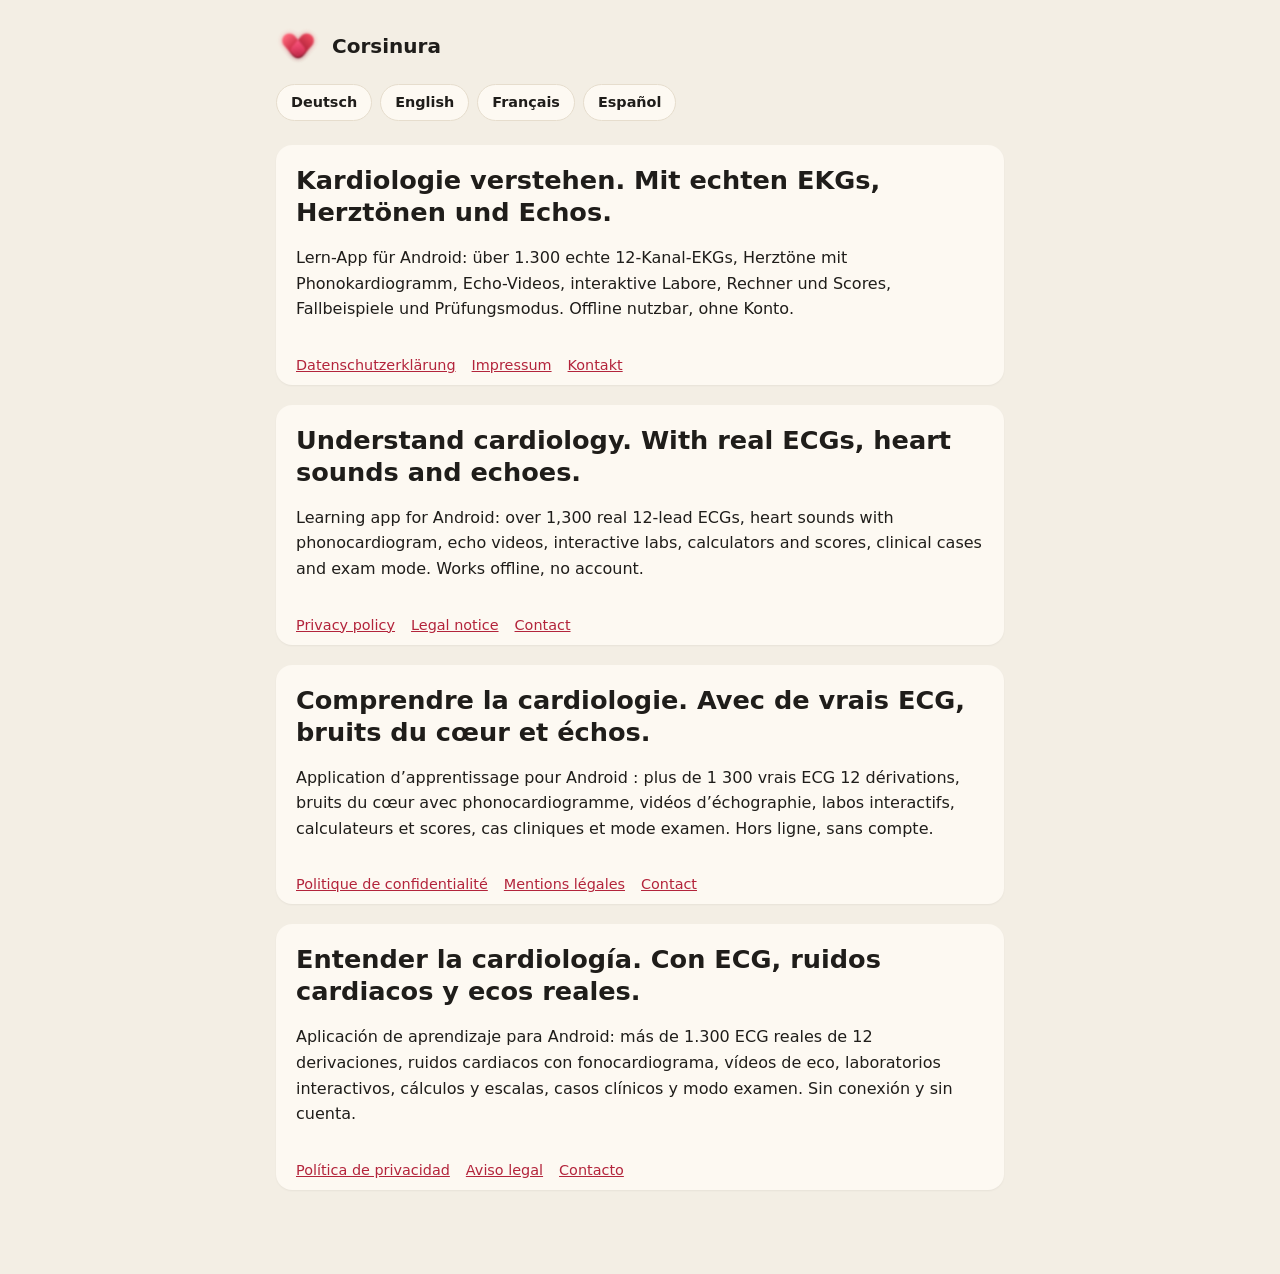
<file: index.html>
<!doctype html>
<html lang="de"><head><meta charset="utf-8"><meta name="viewport" content="width=device-width, initial-scale=1">
<title>Corsinura</title><link rel="stylesheet" href="style.css"><link rel="icon" href="img/logo.png"></head>
<body><div class="wrap"><header><img src="img/logo.png" alt=""><a href="./">Corsinura</a></header>
<nav class="lang"><a href="#de">Deutsch</a><a href="#en">English</a><a href="#fr">Français</a><a href="#es">Español</a></nav><section id="de" lang="de"><h1>Kardiologie verstehen. Mit echten EKGs, Herztönen und Echos.</h1><p>Lern-App für Android: über 1.300 echte 12-Kanal-EKGs, Herztöne mit Phonokardiogramm, Echo-Videos, interaktive Labore, Rechner und Scores, Fallbeispiele und Prüfungsmodus. Offline nutzbar, ohne Konto.</p><footer><a href="datenschutz.html#de">Datenschutzerklärung</a><a href="impressum.html">Impressum</a><a href="mailto:corsinura.app@gmail.com">Kontakt</a></footer></section><section id="en" lang="en"><h1>Understand cardiology. With real ECGs, heart sounds and echoes.</h1><p>Learning app for Android: over 1,300 real 12-lead ECGs, heart sounds with phonocardiogram, echo videos, interactive labs, calculators and scores, clinical cases and exam mode. Works offline, no account.</p><footer><a href="datenschutz.html#en">Privacy policy</a><a href="impressum.html">Legal notice</a><a href="mailto:corsinura.app@gmail.com">Contact</a></footer></section><section id="fr" lang="fr"><h1>Comprendre la cardiologie. Avec de vrais ECG, bruits du cœur et échos.</h1><p>Application d’apprentissage pour Android : plus de 1 300 vrais ECG 12 dérivations, bruits du cœur avec phonocardiogramme, vidéos d’échographie, labos interactifs, calculateurs et scores, cas cliniques et mode examen. Hors ligne, sans compte.</p><footer><a href="datenschutz.html#fr">Politique de confidentialité</a><a href="impressum.html">Mentions légales</a><a href="mailto:corsinura.app@gmail.com">Contact</a></footer></section><section id="es" lang="es"><h1>Entender la cardiología. Con ECG, ruidos cardiacos y ecos reales.</h1><p>Aplicación de aprendizaje para Android: más de 1.300 ECG reales de 12 derivaciones, ruidos cardiacos con fonocardiograma, vídeos de eco, laboratorios interactivos, cálculos y escalas, casos clínicos y modo examen. Sin conexión y sin cuenta.</p><footer><a href="datenschutz.html#es">Política de privacidad</a><a href="impressum.html">Aviso legal</a><a href="mailto:corsinura.app@gmail.com">Contacto</a></footer></section>
</div></body></html>
</file>
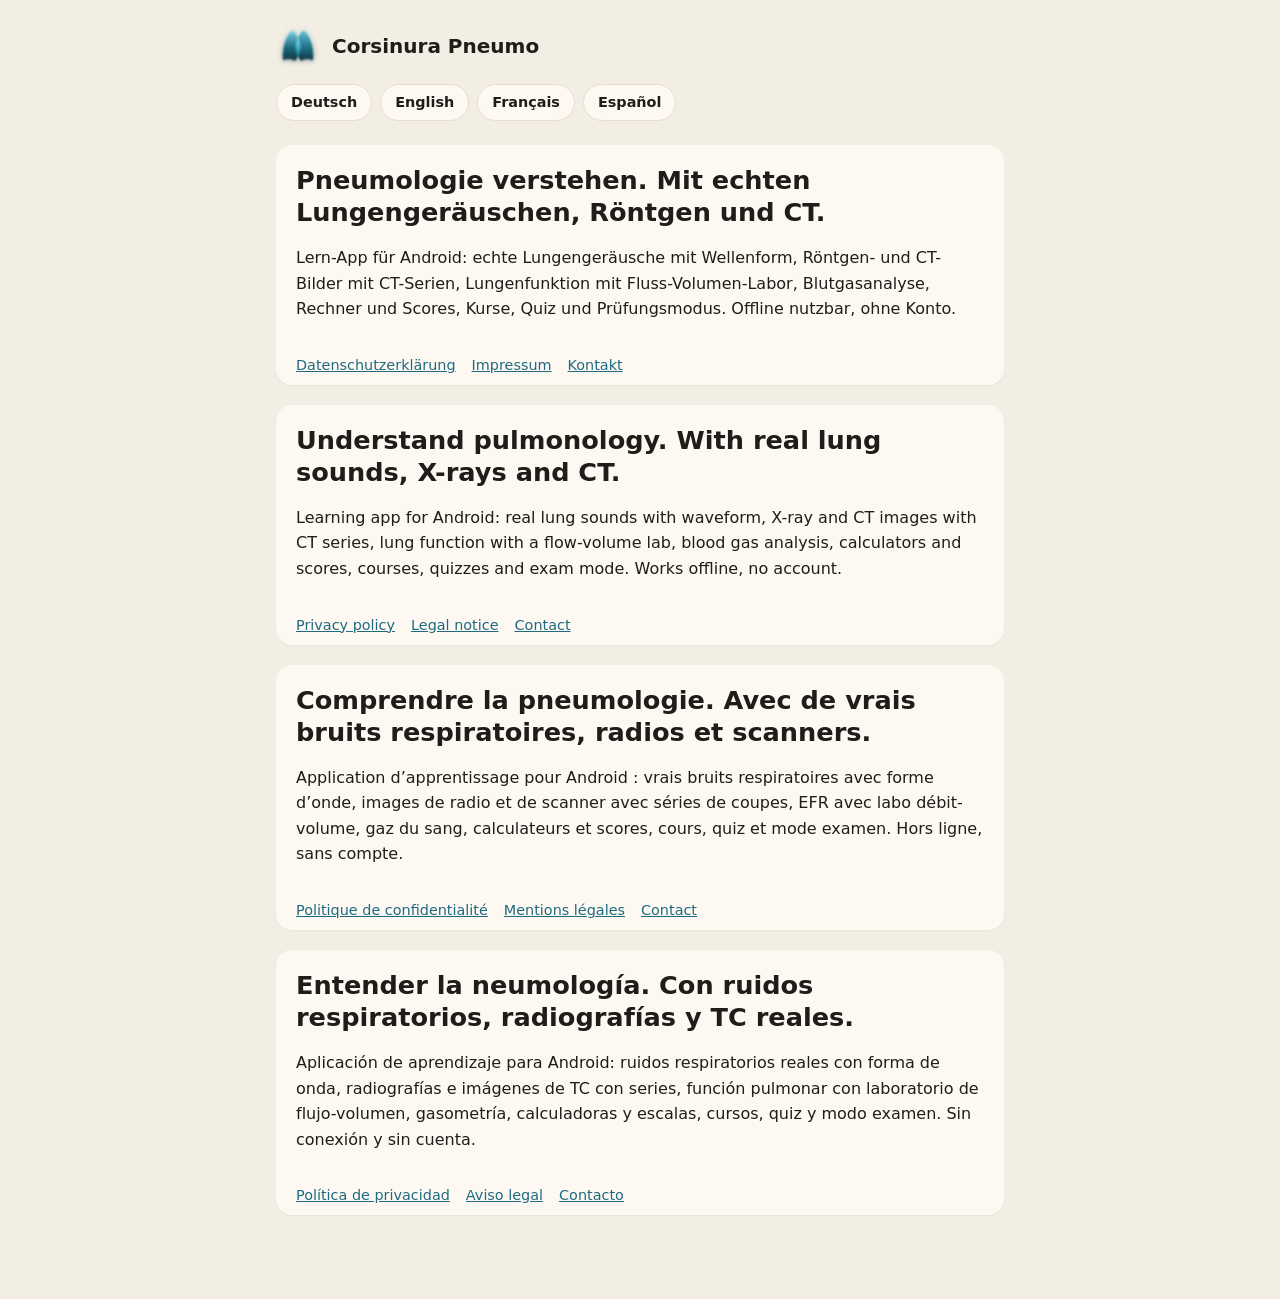
<file: pneumo/index.html>
<!doctype html>
<html lang="de"><head><meta charset="utf-8"><meta name="viewport" content="width=device-width, initial-scale=1">
<title>Corsinura Pneumo</title><link rel="stylesheet" href="../style.css"><style>:root{--accent:#1f6a80}@media (prefers-color-scheme:dark){:root{--accent:#4fb3c9}}</style><link rel="icon" href="../img/pneumo.png"></head>
<body><div class="wrap"><header><img src="../img/pneumo.png" alt=""><a href="./">Corsinura Pneumo</a></header>
<nav class="lang"><a href="#de">Deutsch</a><a href="#en">English</a><a href="#fr">Français</a><a href="#es">Español</a></nav><section id="de" lang="de"><h1>Pneumologie verstehen. Mit echten Lungengeräuschen, Röntgen und CT.</h1><p>Lern-App für Android: echte Lungengeräusche mit Wellenform, Röntgen- und CT-Bilder mit CT-Serien, Lungenfunktion mit Fluss-Volumen-Labor, Blutgasanalyse, Rechner und Scores, Kurse, Quiz und Prüfungsmodus. Offline nutzbar, ohne Konto.</p><footer><a href="datenschutz.html#de">Datenschutzerklärung</a><a href="../impressum.html">Impressum</a><a href="mailto:corsinura.app@gmail.com">Kontakt</a></footer></section><section id="en" lang="en"><h1>Understand pulmonology. With real lung sounds, X-rays and CT.</h1><p>Learning app for Android: real lung sounds with waveform, X-ray and CT images with CT series, lung function with a flow-volume lab, blood gas analysis, calculators and scores, courses, quizzes and exam mode. Works offline, no account.</p><footer><a href="datenschutz.html#en">Privacy policy</a><a href="../impressum.html">Legal notice</a><a href="mailto:corsinura.app@gmail.com">Contact</a></footer></section><section id="fr" lang="fr"><h1>Comprendre la pneumologie. Avec de vrais bruits respiratoires, radios et scanners.</h1><p>Application d’apprentissage pour Android : vrais bruits respiratoires avec forme d’onde, images de radio et de scanner avec séries de coupes, EFR avec labo débit-volume, gaz du sang, calculateurs et scores, cours, quiz et mode examen. Hors ligne, sans compte.</p><footer><a href="datenschutz.html#fr">Politique de confidentialité</a><a href="../impressum.html">Mentions légales</a><a href="mailto:corsinura.app@gmail.com">Contact</a></footer></section><section id="es" lang="es"><h1>Entender la neumología. Con ruidos respiratorios, radiografías y TC reales.</h1><p>Aplicación de aprendizaje para Android: ruidos respiratorios reales con forma de onda, radiografías e imágenes de TC con series, función pulmonar con laboratorio de flujo-volumen, gasometría, calculadoras y escalas, cursos, quiz y modo examen. Sin conexión y sin cuenta.</p><footer><a href="datenschutz.html#es">Política de privacidad</a><a href="../impressum.html">Aviso legal</a><a href="mailto:corsinura.app@gmail.com">Contacto</a></footer></section>
</div></body></html>
</file>
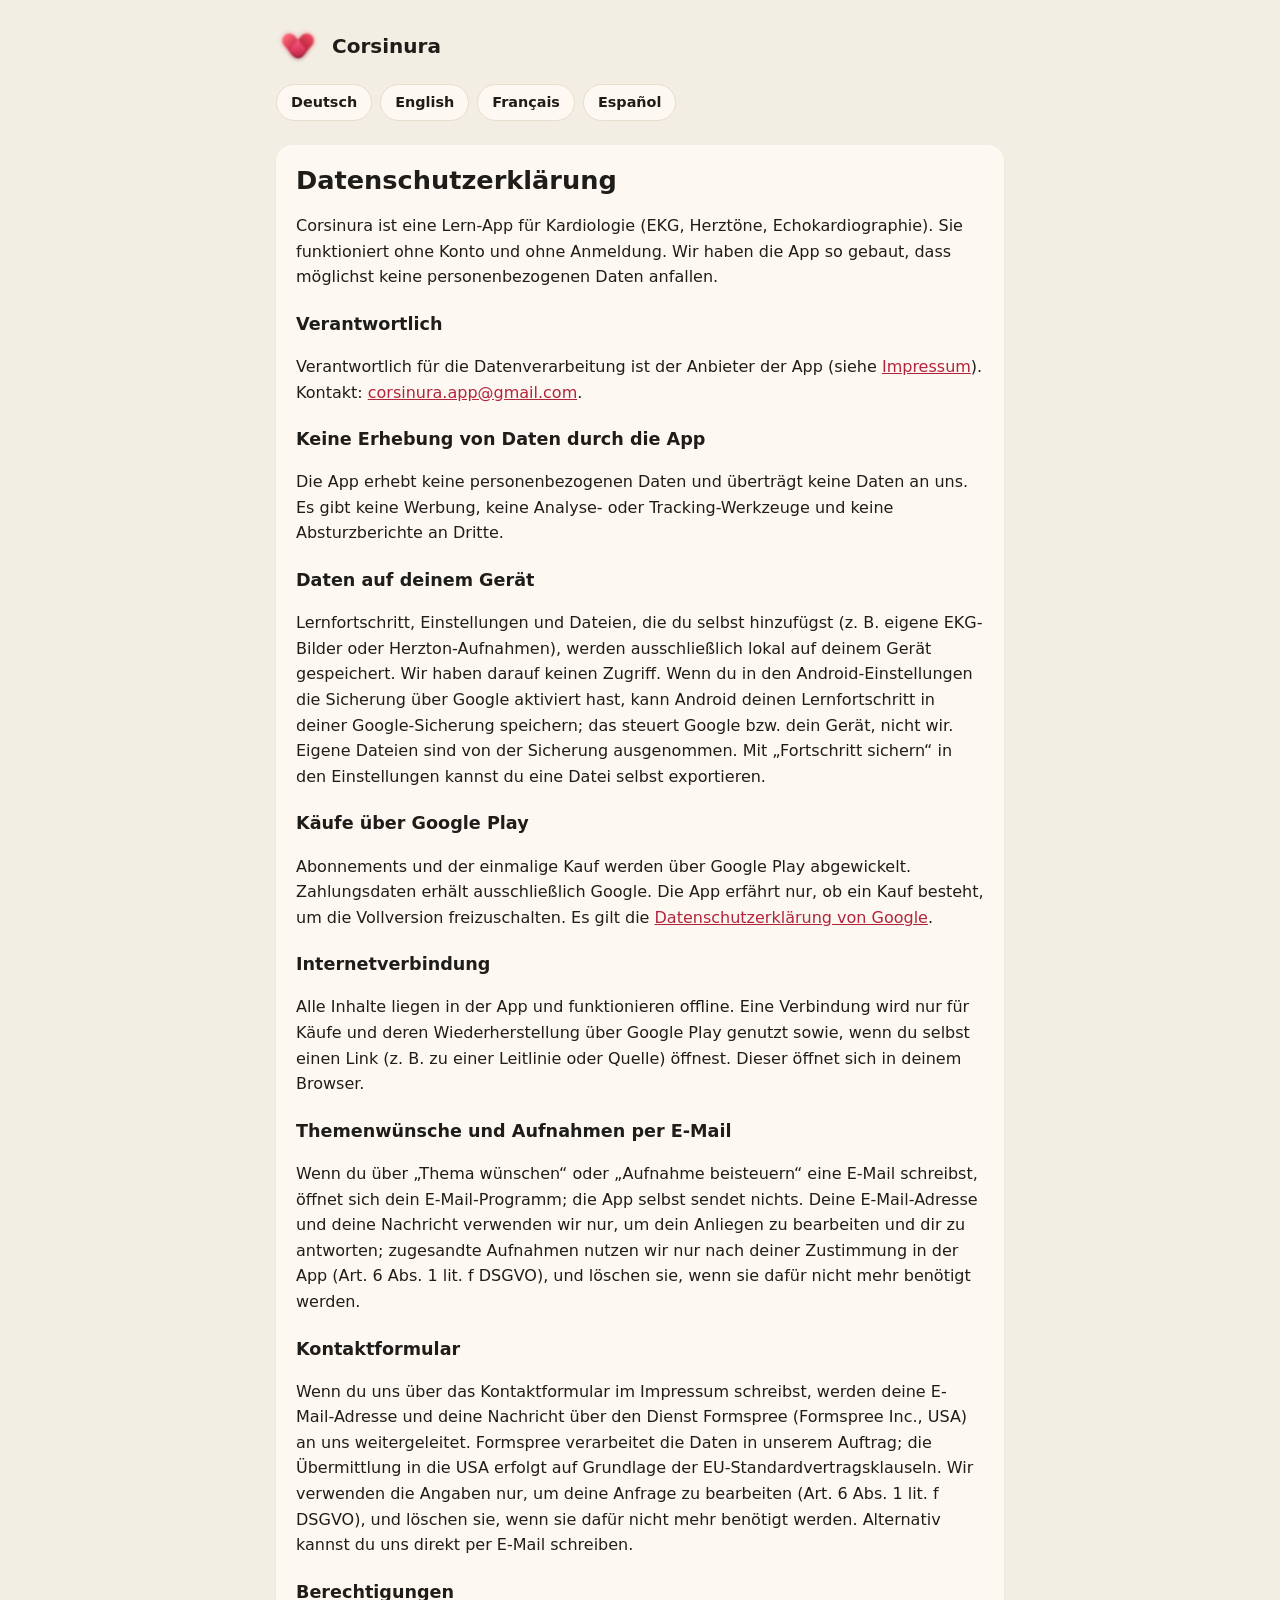
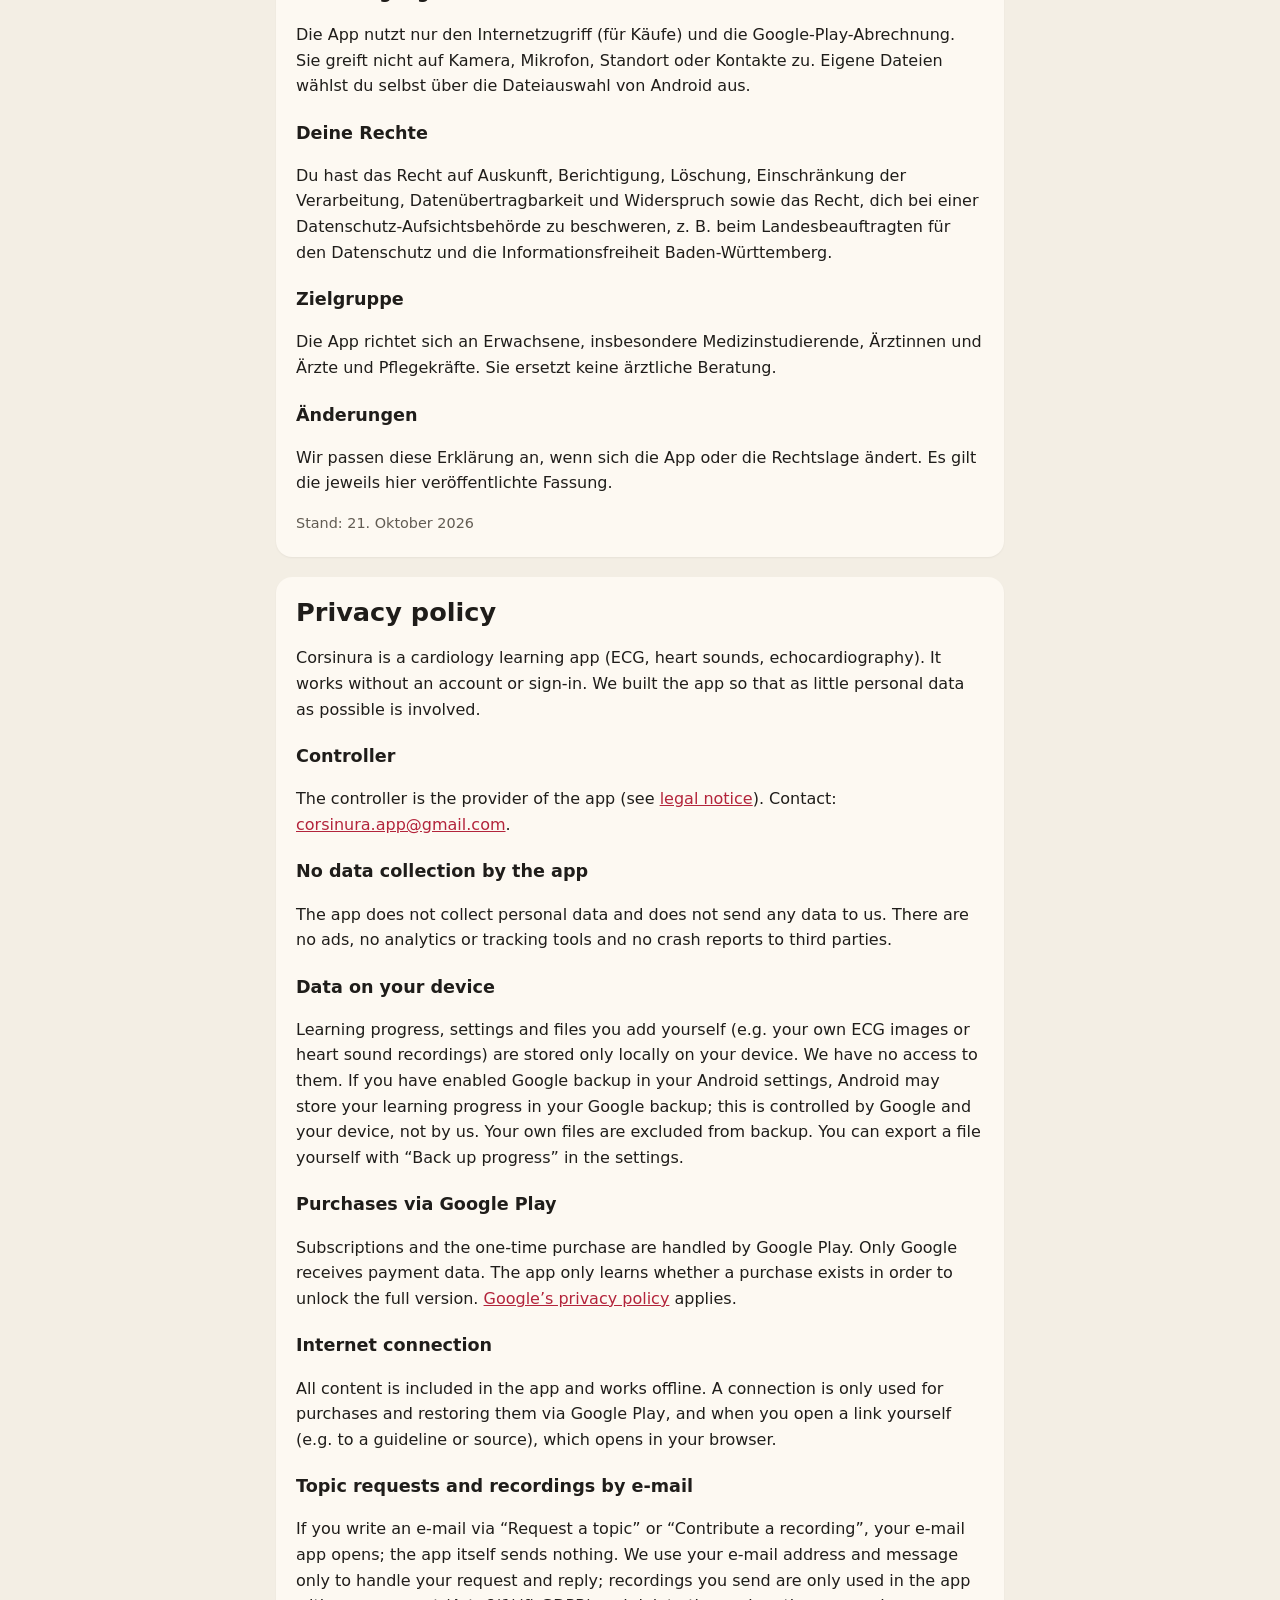
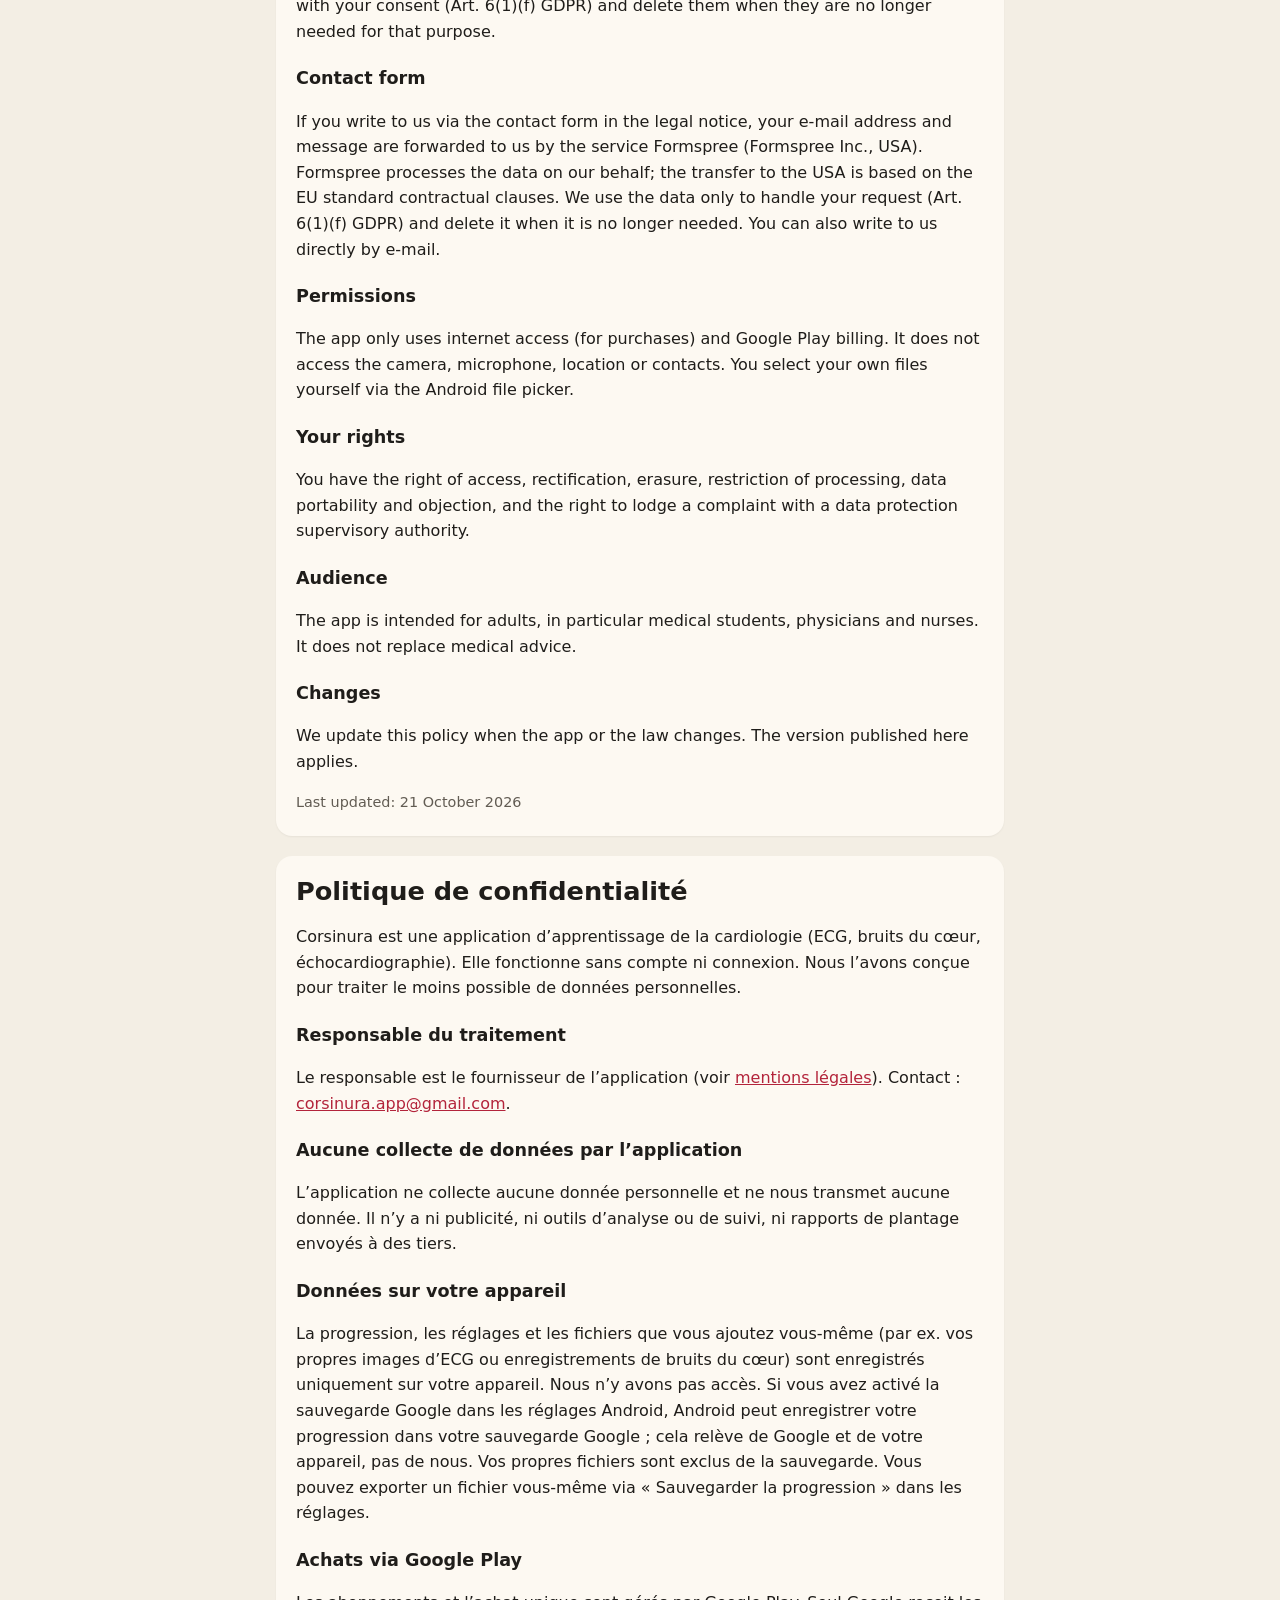
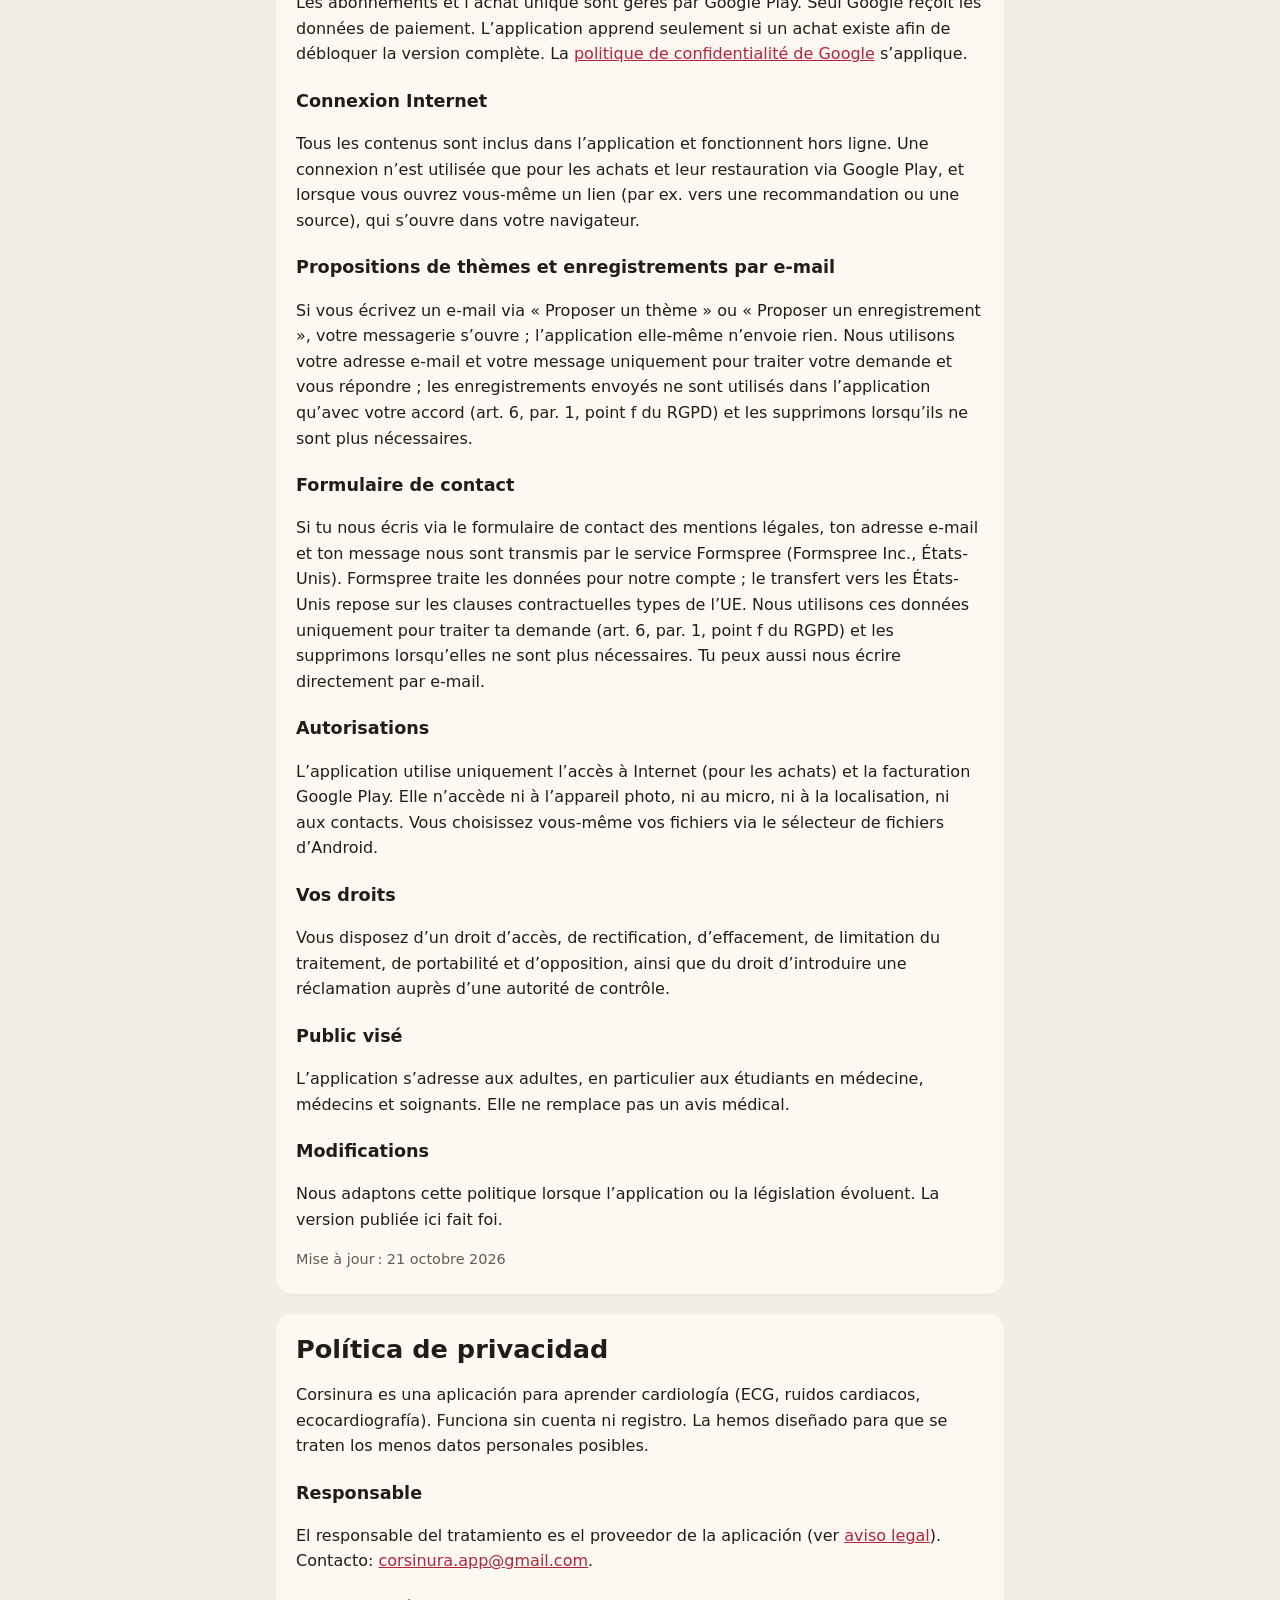
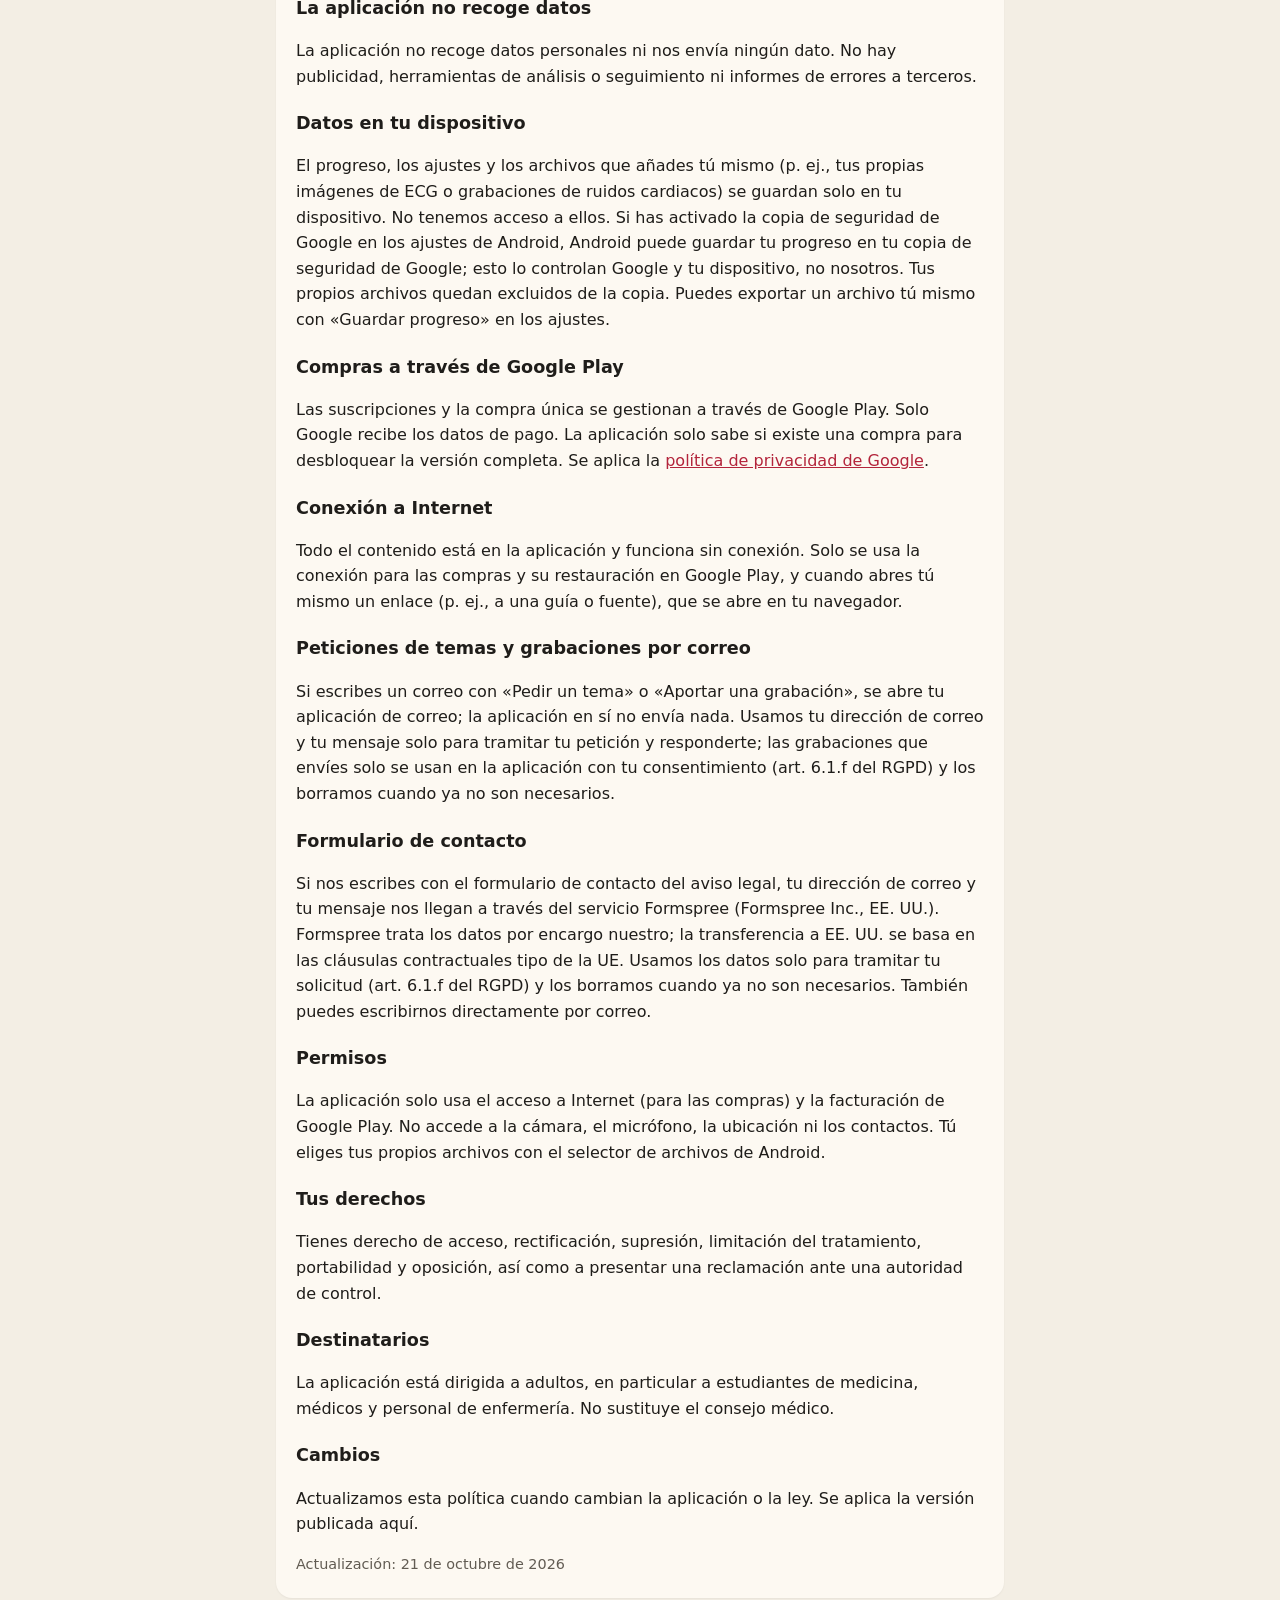
<file: datenschutz.html>
<!doctype html>
<html lang="de"><head><meta charset="utf-8"><meta name="viewport" content="width=device-width, initial-scale=1">
<title>Corsinura: Datenschutz / Privacy</title><link rel="stylesheet" href="style.css"><link rel="icon" href="img/logo.png"></head>
<body><div class="wrap"><header><img src="img/logo.png" alt=""><a href="./">Corsinura</a></header>
<nav class="lang"><a href="#de">Deutsch</a><a href="#en">English</a><a href="#fr">Français</a><a href="#es">Español</a></nav><section id="de" lang="de"><h1>Datenschutzerklärung</h1><p>Corsinura ist eine Lern-App für Kardiologie (EKG, Herztöne, Echokardiographie). Sie funktioniert ohne Konto und ohne Anmeldung. Wir haben die App so gebaut, dass möglichst keine personenbezogenen Daten anfallen.</p><h2>Verantwortlich</h2><p>Verantwortlich für die Datenverarbeitung ist der Anbieter der App (siehe <a href="impressum.html">Impressum</a>). Kontakt: <a href="mailto:corsinura.app@gmail.com">corsinura.app@gmail.com</a>.</p><h2>Keine Erhebung von Daten durch die App</h2><p>Die App erhebt keine personenbezogenen Daten und überträgt keine Daten an uns. Es gibt keine Werbung, keine Analyse- oder Tracking-Werkzeuge und keine Absturzberichte an Dritte.</p><h2>Daten auf deinem Gerät</h2><p>Lernfortschritt, Einstellungen und Dateien, die du selbst hinzufügst (z. B. eigene EKG-Bilder oder Herzton-Aufnahmen), werden ausschließlich lokal auf deinem Gerät gespeichert. Wir haben darauf keinen Zugriff. Wenn du in den Android-Einstellungen die Sicherung über Google aktiviert hast, kann Android deinen Lernfortschritt in deiner Google-Sicherung speichern; das steuert Google bzw. dein Gerät, nicht wir. Eigene Dateien sind von der Sicherung ausgenommen. Mit „Fortschritt sichern“ in den Einstellungen kannst du eine Datei selbst exportieren.</p><h2>Käufe über Google Play</h2><p>Abonnements und der einmalige Kauf werden über Google Play abgewickelt. Zahlungsdaten erhält ausschließlich Google. Die App erfährt nur, ob ein Kauf besteht, um die Vollversion freizuschalten. Es gilt die <a href="https://policies.google.com/privacy">Datenschutzerklärung von Google</a>.</p><h2>Internetverbindung</h2><p>Alle Inhalte liegen in der App und funktionieren offline. Eine Verbindung wird nur für Käufe und deren Wiederherstellung über Google Play genutzt sowie, wenn du selbst einen Link (z. B. zu einer Leitlinie oder Quelle) öffnest. Dieser öffnet sich in deinem Browser.</p><h2>Themenwünsche und Aufnahmen per E-Mail</h2><p>Wenn du über „Thema wünschen“ oder „Aufnahme beisteuern“ eine E-Mail schreibst, öffnet sich dein E-Mail-Programm; die App selbst sendet nichts. Deine E-Mail-Adresse und deine Nachricht verwenden wir nur, um dein Anliegen zu bearbeiten und dir zu antworten; zugesandte Aufnahmen nutzen wir nur nach deiner Zustimmung in der App (Art. 6 Abs. 1 lit. f DSGVO), und löschen sie, wenn sie dafür nicht mehr benötigt werden.</p><h2>Kontaktformular</h2><p>Wenn du uns über das Kontaktformular im Impressum schreibst, werden deine E-Mail-Adresse und deine Nachricht über den Dienst Formspree (Formspree Inc., USA) an uns weitergeleitet. Formspree verarbeitet die Daten in unserem Auftrag; die Übermittlung in die USA erfolgt auf Grundlage der EU-Standardvertragsklauseln. Wir verwenden die Angaben nur, um deine Anfrage zu bearbeiten (Art. 6 Abs. 1 lit. f DSGVO), und löschen sie, wenn sie dafür nicht mehr benötigt werden. Alternativ kannst du uns direkt per E-Mail schreiben.</p><h2>Berechtigungen</h2><p>Die App nutzt nur den Internetzugriff (für Käufe) und die Google-Play-Abrechnung. Sie greift nicht auf Kamera, Mikrofon, Standort oder Kontakte zu. Eigene Dateien wählst du selbst über die Dateiauswahl von Android aus.</p><h2>Deine Rechte</h2><p>Du hast das Recht auf Auskunft, Berichtigung, Löschung, Einschränkung der Verarbeitung, Datenübertragbarkeit und Widerspruch sowie das Recht, dich bei einer Datenschutz-Aufsichtsbehörde zu beschweren, z. B. beim Landesbeauftragten für den Datenschutz und die Informationsfreiheit Baden-Württemberg.</p><h2>Zielgruppe</h2><p>Die App richtet sich an Erwachsene, insbesondere Medizinstudierende, Ärztinnen und Ärzte und Pflegekräfte. Sie ersetzt keine ärztliche Beratung.</p><h2>Änderungen</h2><p>Wir passen diese Erklärung an, wenn sich die App oder die Rechtslage ändert. Es gilt die jeweils hier veröffentlichte Fassung.</p><p class="muted">Stand: 21. Oktober 2026</p></section><section id="en" lang="en"><h1>Privacy policy</h1><p>Corsinura is a cardiology learning app (ECG, heart sounds, echocardiography). It works without an account or sign-in. We built the app so that as little personal data as possible is involved.</p><h2>Controller</h2><p>The controller is the provider of the app (see <a href="impressum.html">legal notice</a>). Contact: <a href="mailto:corsinura.app@gmail.com">corsinura.app@gmail.com</a>.</p><h2>No data collection by the app</h2><p>The app does not collect personal data and does not send any data to us. There are no ads, no analytics or tracking tools and no crash reports to third parties.</p><h2>Data on your device</h2><p>Learning progress, settings and files you add yourself (e.g. your own ECG images or heart sound recordings) are stored only locally on your device. We have no access to them. If you have enabled Google backup in your Android settings, Android may store your learning progress in your Google backup; this is controlled by Google and your device, not by us. Your own files are excluded from backup. You can export a file yourself with “Back up progress” in the settings.</p><h2>Purchases via Google Play</h2><p>Subscriptions and the one-time purchase are handled by Google Play. Only Google receives payment data. The app only learns whether a purchase exists in order to unlock the full version. <a href="https://policies.google.com/privacy">Google’s privacy policy</a> applies.</p><h2>Internet connection</h2><p>All content is included in the app and works offline. A connection is only used for purchases and restoring them via Google Play, and when you open a link yourself (e.g. to a guideline or source), which opens in your browser.</p><h2>Topic requests and recordings by e-mail</h2><p>If you write an e-mail via “Request a topic” or “Contribute a recording”, your e-mail app opens; the app itself sends nothing. We use your e-mail address and message only to handle your request and reply; recordings you send are only used in the app with your consent (Art. 6(1)(f) GDPR) and delete them when they are no longer needed for that purpose.</p><h2>Contact form</h2><p>If you write to us via the contact form in the legal notice, your e-mail address and message are forwarded to us by the service Formspree (Formspree Inc., USA). Formspree processes the data on our behalf; the transfer to the USA is based on the EU standard contractual clauses. We use the data only to handle your request (Art. 6(1)(f) GDPR) and delete it when it is no longer needed. You can also write to us directly by e-mail.</p><h2>Permissions</h2><p>The app only uses internet access (for purchases) and Google Play billing. It does not access the camera, microphone, location or contacts. You select your own files yourself via the Android file picker.</p><h2>Your rights</h2><p>You have the right of access, rectification, erasure, restriction of processing, data portability and objection, and the right to lodge a complaint with a data protection supervisory authority.</p><h2>Audience</h2><p>The app is intended for adults, in particular medical students, physicians and nurses. It does not replace medical advice.</p><h2>Changes</h2><p>We update this policy when the app or the law changes. The version published here applies.</p><p class="muted">Last updated: 21 October 2026</p></section><section id="fr" lang="fr"><h1>Politique de confidentialité</h1><p>Corsinura est une application d’apprentissage de la cardiologie (ECG, bruits du cœur, échocardiographie). Elle fonctionne sans compte ni connexion. Nous l’avons conçue pour traiter le moins possible de données personnelles.</p><h2>Responsable du traitement</h2><p>Le responsable est le fournisseur de l’application (voir <a href="impressum.html">mentions légales</a>). Contact : <a href="mailto:corsinura.app@gmail.com">corsinura.app@gmail.com</a>.</p><h2>Aucune collecte de données par l’application</h2><p>L’application ne collecte aucune donnée personnelle et ne nous transmet aucune donnée. Il n’y a ni publicité, ni outils d’analyse ou de suivi, ni rapports de plantage envoyés à des tiers.</p><h2>Données sur votre appareil</h2><p>La progression, les réglages et les fichiers que vous ajoutez vous-même (par ex. vos propres images d’ECG ou enregistrements de bruits du cœur) sont enregistrés uniquement sur votre appareil. Nous n’y avons pas accès. Si vous avez activé la sauvegarde Google dans les réglages Android, Android peut enregistrer votre progression dans votre sauvegarde Google ; cela relève de Google et de votre appareil, pas de nous. Vos propres fichiers sont exclus de la sauvegarde. Vous pouvez exporter un fichier vous-même via « Sauvegarder la progression » dans les réglages.</p><h2>Achats via Google Play</h2><p>Les abonnements et l’achat unique sont gérés par Google Play. Seul Google reçoit les données de paiement. L’application apprend seulement si un achat existe afin de débloquer la version complète. La <a href="https://policies.google.com/privacy">politique de confidentialité de Google</a> s’applique.</p><h2>Connexion Internet</h2><p>Tous les contenus sont inclus dans l’application et fonctionnent hors ligne. Une connexion n’est utilisée que pour les achats et leur restauration via Google Play, et lorsque vous ouvrez vous-même un lien (par ex. vers une recommandation ou une source), qui s’ouvre dans votre navigateur.</p><h2>Propositions de thèmes et enregistrements par e-mail</h2><p>Si vous écrivez un e-mail via « Proposer un thème » ou « Proposer un enregistrement », votre messagerie s’ouvre ; l’application elle-même n’envoie rien. Nous utilisons votre adresse e-mail et votre message uniquement pour traiter votre demande et vous répondre ; les enregistrements envoyés ne sont utilisés dans l’application qu’avec votre accord (art. 6, par. 1, point f du RGPD) et les supprimons lorsqu’ils ne sont plus nécessaires.</p><h2>Formulaire de contact</h2><p>Si tu nous écris via le formulaire de contact des mentions légales, ton adresse e-mail et ton message nous sont transmis par le service Formspree (Formspree Inc., États-Unis). Formspree traite les données pour notre compte ; le transfert vers les États-Unis repose sur les clauses contractuelles types de l’UE. Nous utilisons ces données uniquement pour traiter ta demande (art. 6, par. 1, point f du RGPD) et les supprimons lorsqu’elles ne sont plus nécessaires. Tu peux aussi nous écrire directement par e-mail.</p><h2>Autorisations</h2><p>L’application utilise uniquement l’accès à Internet (pour les achats) et la facturation Google Play. Elle n’accède ni à l’appareil photo, ni au micro, ni à la localisation, ni aux contacts. Vous choisissez vous-même vos fichiers via le sélecteur de fichiers d’Android.</p><h2>Vos droits</h2><p>Vous disposez d’un droit d’accès, de rectification, d’effacement, de limitation du traitement, de portabilité et d’opposition, ainsi que du droit d’introduire une réclamation auprès d’une autorité de contrôle.</p><h2>Public visé</h2><p>L’application s’adresse aux adultes, en particulier aux étudiants en médecine, médecins et soignants. Elle ne remplace pas un avis médical.</p><h2>Modifications</h2><p>Nous adaptons cette politique lorsque l’application ou la législation évoluent. La version publiée ici fait foi.</p><p class="muted">Mise à jour : 21 octobre 2026</p></section><section id="es" lang="es"><h1>Política de privacidad</h1><p>Corsinura es una aplicación para aprender cardiología (ECG, ruidos cardiacos, ecocardiografía). Funciona sin cuenta ni registro. La hemos diseñado para que se traten los menos datos personales posibles.</p><h2>Responsable</h2><p>El responsable del tratamiento es el proveedor de la aplicación (ver <a href="impressum.html">aviso legal</a>). Contacto: <a href="mailto:corsinura.app@gmail.com">corsinura.app@gmail.com</a>.</p><h2>La aplicación no recoge datos</h2><p>La aplicación no recoge datos personales ni nos envía ningún dato. No hay publicidad, herramientas de análisis o seguimiento ni informes de errores a terceros.</p><h2>Datos en tu dispositivo</h2><p>El progreso, los ajustes y los archivos que añades tú mismo (p. ej., tus propias imágenes de ECG o grabaciones de ruidos cardiacos) se guardan solo en tu dispositivo. No tenemos acceso a ellos. Si has activado la copia de seguridad de Google en los ajustes de Android, Android puede guardar tu progreso en tu copia de seguridad de Google; esto lo controlan Google y tu dispositivo, no nosotros. Tus propios archivos quedan excluidos de la copia. Puedes exportar un archivo tú mismo con «Guardar progreso» en los ajustes.</p><h2>Compras a través de Google Play</h2><p>Las suscripciones y la compra única se gestionan a través de Google Play. Solo Google recibe los datos de pago. La aplicación solo sabe si existe una compra para desbloquear la versión completa. Se aplica la <a href="https://policies.google.com/privacy">política de privacidad de Google</a>.</p><h2>Conexión a Internet</h2><p>Todo el contenido está en la aplicación y funciona sin conexión. Solo se usa la conexión para las compras y su restauración en Google Play, y cuando abres tú mismo un enlace (p. ej., a una guía o fuente), que se abre en tu navegador.</p><h2>Peticiones de temas y grabaciones por correo</h2><p>Si escribes un correo con «Pedir un tema» o «Aportar una grabación», se abre tu aplicación de correo; la aplicación en sí no envía nada. Usamos tu dirección de correo y tu mensaje solo para tramitar tu petición y responderte; las grabaciones que envíes solo se usan en la aplicación con tu consentimiento (art. 6.1.f del RGPD) y los borramos cuando ya no son necesarios.</p><h2>Formulario de contacto</h2><p>Si nos escribes con el formulario de contacto del aviso legal, tu dirección de correo y tu mensaje nos llegan a través del servicio Formspree (Formspree Inc., EE. UU.). Formspree trata los datos por encargo nuestro; la transferencia a EE. UU. se basa en las cláusulas contractuales tipo de la UE. Usamos los datos solo para tramitar tu solicitud (art. 6.1.f del RGPD) y los borramos cuando ya no son necesarios. También puedes escribirnos directamente por correo.</p><h2>Permisos</h2><p>La aplicación solo usa el acceso a Internet (para las compras) y la facturación de Google Play. No accede a la cámara, el micrófono, la ubicación ni los contactos. Tú eliges tus propios archivos con el selector de archivos de Android.</p><h2>Tus derechos</h2><p>Tienes derecho de acceso, rectificación, supresión, limitación del tratamiento, portabilidad y oposición, así como a presentar una reclamación ante una autoridad de control.</p><h2>Destinatarios</h2><p>La aplicación está dirigida a adultos, en particular a estudiantes de medicina, médicos y personal de enfermería. No sustituye el consejo médico.</p><h2>Cambios</h2><p>Actualizamos esta política cuando cambian la aplicación o la ley. Se aplica la versión publicada aquí.</p><p class="muted">Actualización: 21 de octubre de 2026</p></section>
</div></body></html>
</file>
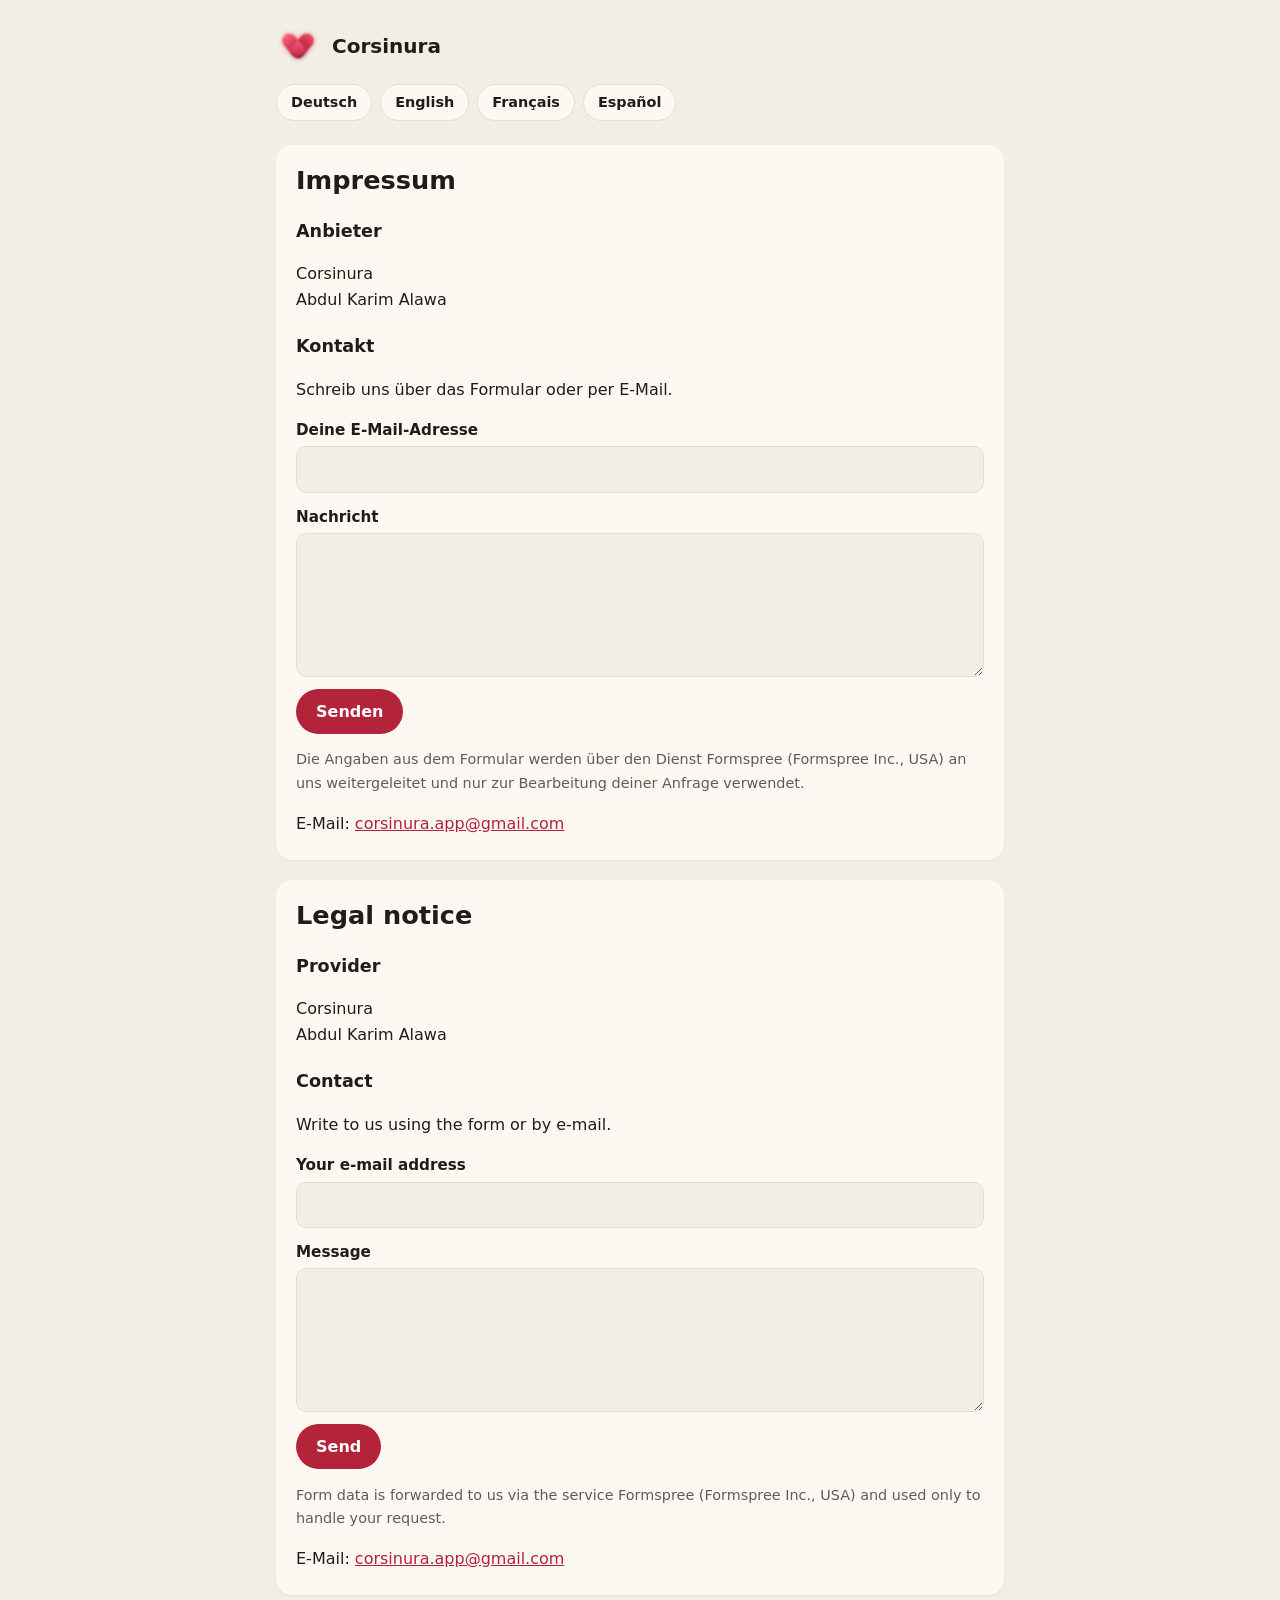
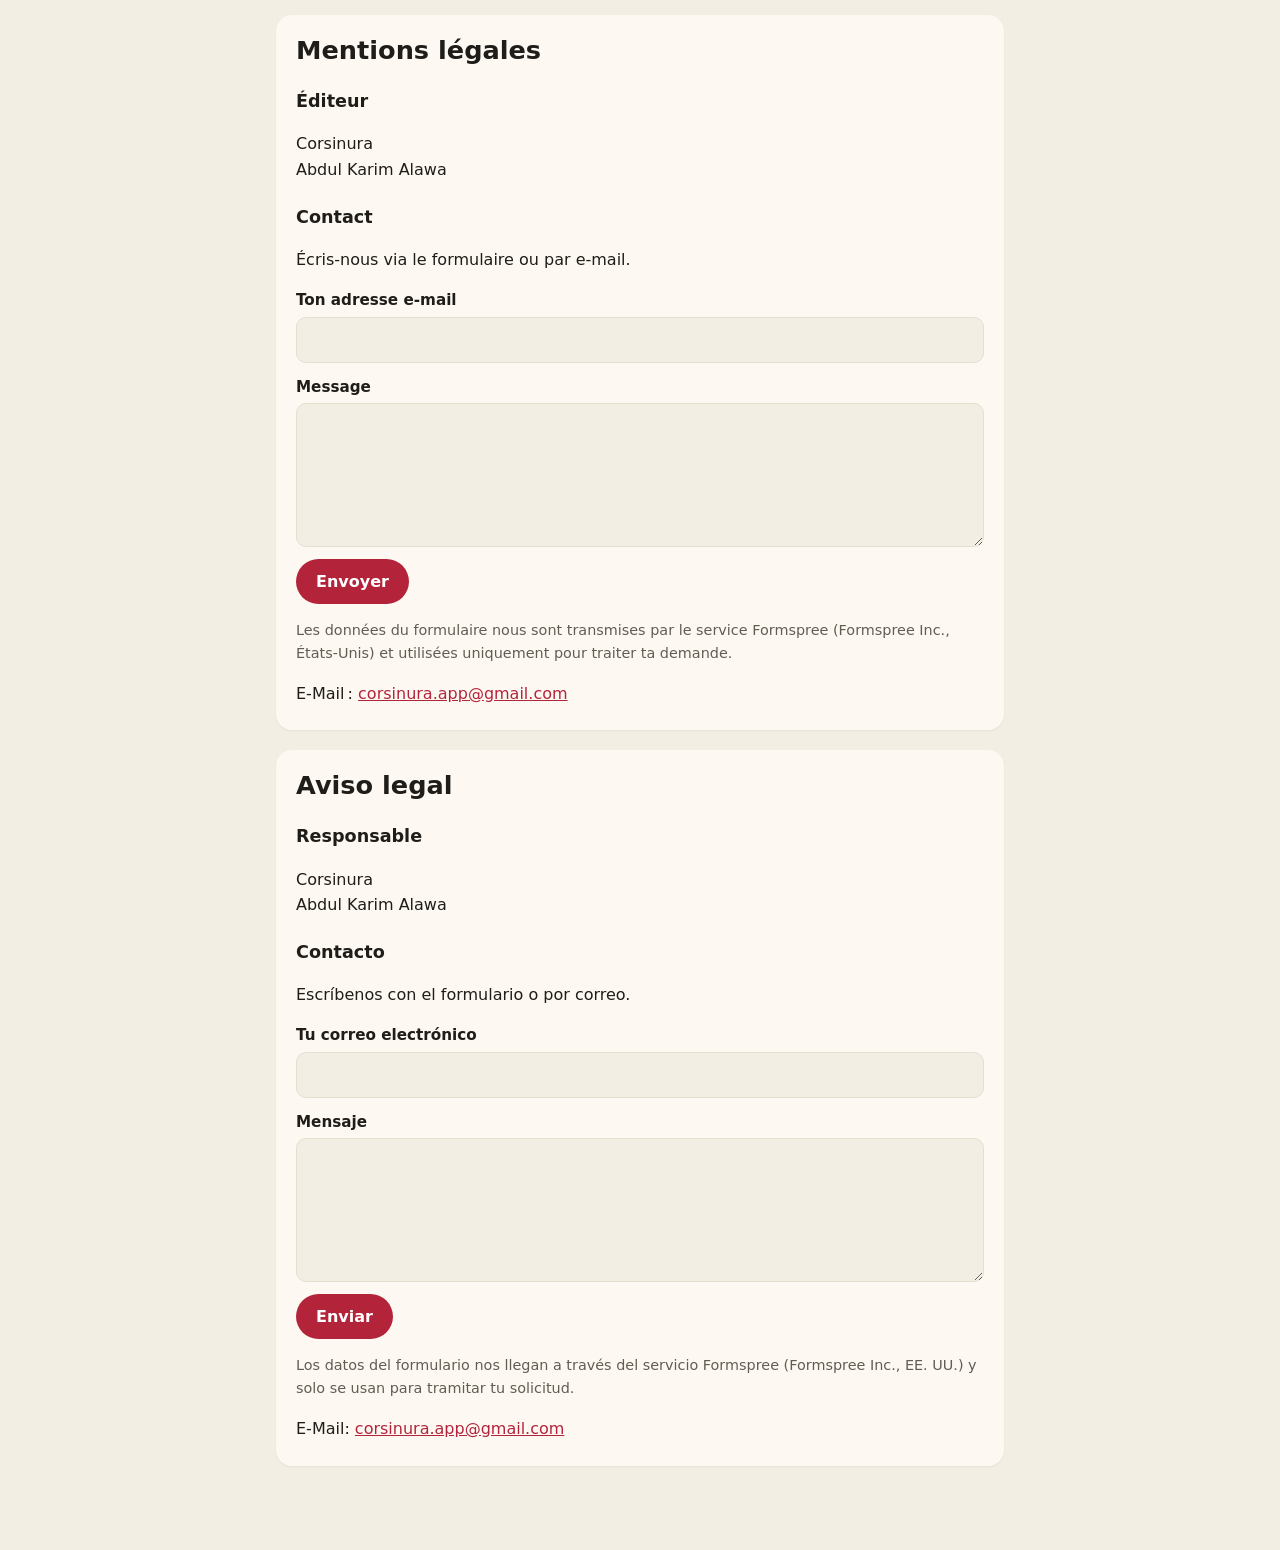
<file: impressum.html>
<!doctype html>
<html lang="de"><head><meta charset="utf-8"><meta name="viewport" content="width=device-width, initial-scale=1">
<title>Corsinura: Impressum / Legal notice</title><link rel="stylesheet" href="style.css"><link rel="icon" href="img/logo.png"></head>
<body><div class="wrap"><header><img src="img/logo.png" alt=""><a href="./">Corsinura</a></header>
<nav class="lang"><a href="#de">Deutsch</a><a href="#en">English</a><a href="#fr">Français</a><a href="#es">Español</a></nav><section id="de" lang="de"><h1>Impressum</h1><h2>Anbieter</h2><p>Corsinura<br>Abdul Karim Alawa</p><h2>Kontakt</h2><p>Schreib uns über das Formular oder per E-Mail.</p><form class="contact" action="https://formspree.io/f/xwlvdqnq" method="POST"><label>Deine E-Mail-Adresse<input type="email" name="email" required></label><label>Nachricht<textarea name="message" rows="5" required></textarea></label><input type="hidden" name="_language" value="de"><button type="submit">Senden</button></form><p class="muted">Die Angaben aus dem Formular werden über den Dienst Formspree (Formspree Inc., USA) an uns weitergeleitet und nur zur Bearbeitung deiner Anfrage verwendet.</p><p>E-Mail: <a href="mailto:corsinura.app@gmail.com">corsinura.app@gmail.com</a></p></section><section id="en" lang="en"><h1>Legal notice</h1><h2>Provider</h2><p>Corsinura<br>Abdul Karim Alawa</p><h2>Contact</h2><p>Write to us using the form or by e-mail.</p><form class="contact" action="https://formspree.io/f/xwlvdqnq" method="POST"><label>Your e-mail address<input type="email" name="email" required></label><label>Message<textarea name="message" rows="5" required></textarea></label><input type="hidden" name="_language" value="en"><button type="submit">Send</button></form><p class="muted">Form data is forwarded to us via the service Formspree (Formspree Inc., USA) and used only to handle your request.</p><p>E-Mail: <a href="mailto:corsinura.app@gmail.com">corsinura.app@gmail.com</a></p></section><section id="fr" lang="fr"><h1>Mentions légales</h1><h2>Éditeur</h2><p>Corsinura<br>Abdul Karim Alawa</p><h2>Contact</h2><p>Écris-nous via le formulaire ou par e-mail.</p><form class="contact" action="https://formspree.io/f/xwlvdqnq" method="POST"><label>Ton adresse e-mail<input type="email" name="email" required></label><label>Message<textarea name="message" rows="5" required></textarea></label><input type="hidden" name="_language" value="fr"><button type="submit">Envoyer</button></form><p class="muted">Les données du formulaire nous sont transmises par le service Formspree (Formspree Inc., États-Unis) et utilisées uniquement pour traiter ta demande.</p><p>E-Mail : <a href="mailto:corsinura.app@gmail.com">corsinura.app@gmail.com</a></p></section><section id="es" lang="es"><h1>Aviso legal</h1><h2>Responsable</h2><p>Corsinura<br>Abdul Karim Alawa</p><h2>Contacto</h2><p>Escríbenos con el formulario o por correo.</p><form class="contact" action="https://formspree.io/f/xwlvdqnq" method="POST"><label>Tu correo electrónico<input type="email" name="email" required></label><label>Mensaje<textarea name="message" rows="5" required></textarea></label><input type="hidden" name="_language" value="es"><button type="submit">Enviar</button></form><p class="muted">Los datos del formulario nos llegan a través del servicio Formspree (Formspree Inc., EE. UU.) y solo se usan para tramitar tu solicitud.</p><p>E-Mail: <a href="mailto:corsinura.app@gmail.com">corsinura.app@gmail.com</a></p></section>
</div></body></html>
</file>
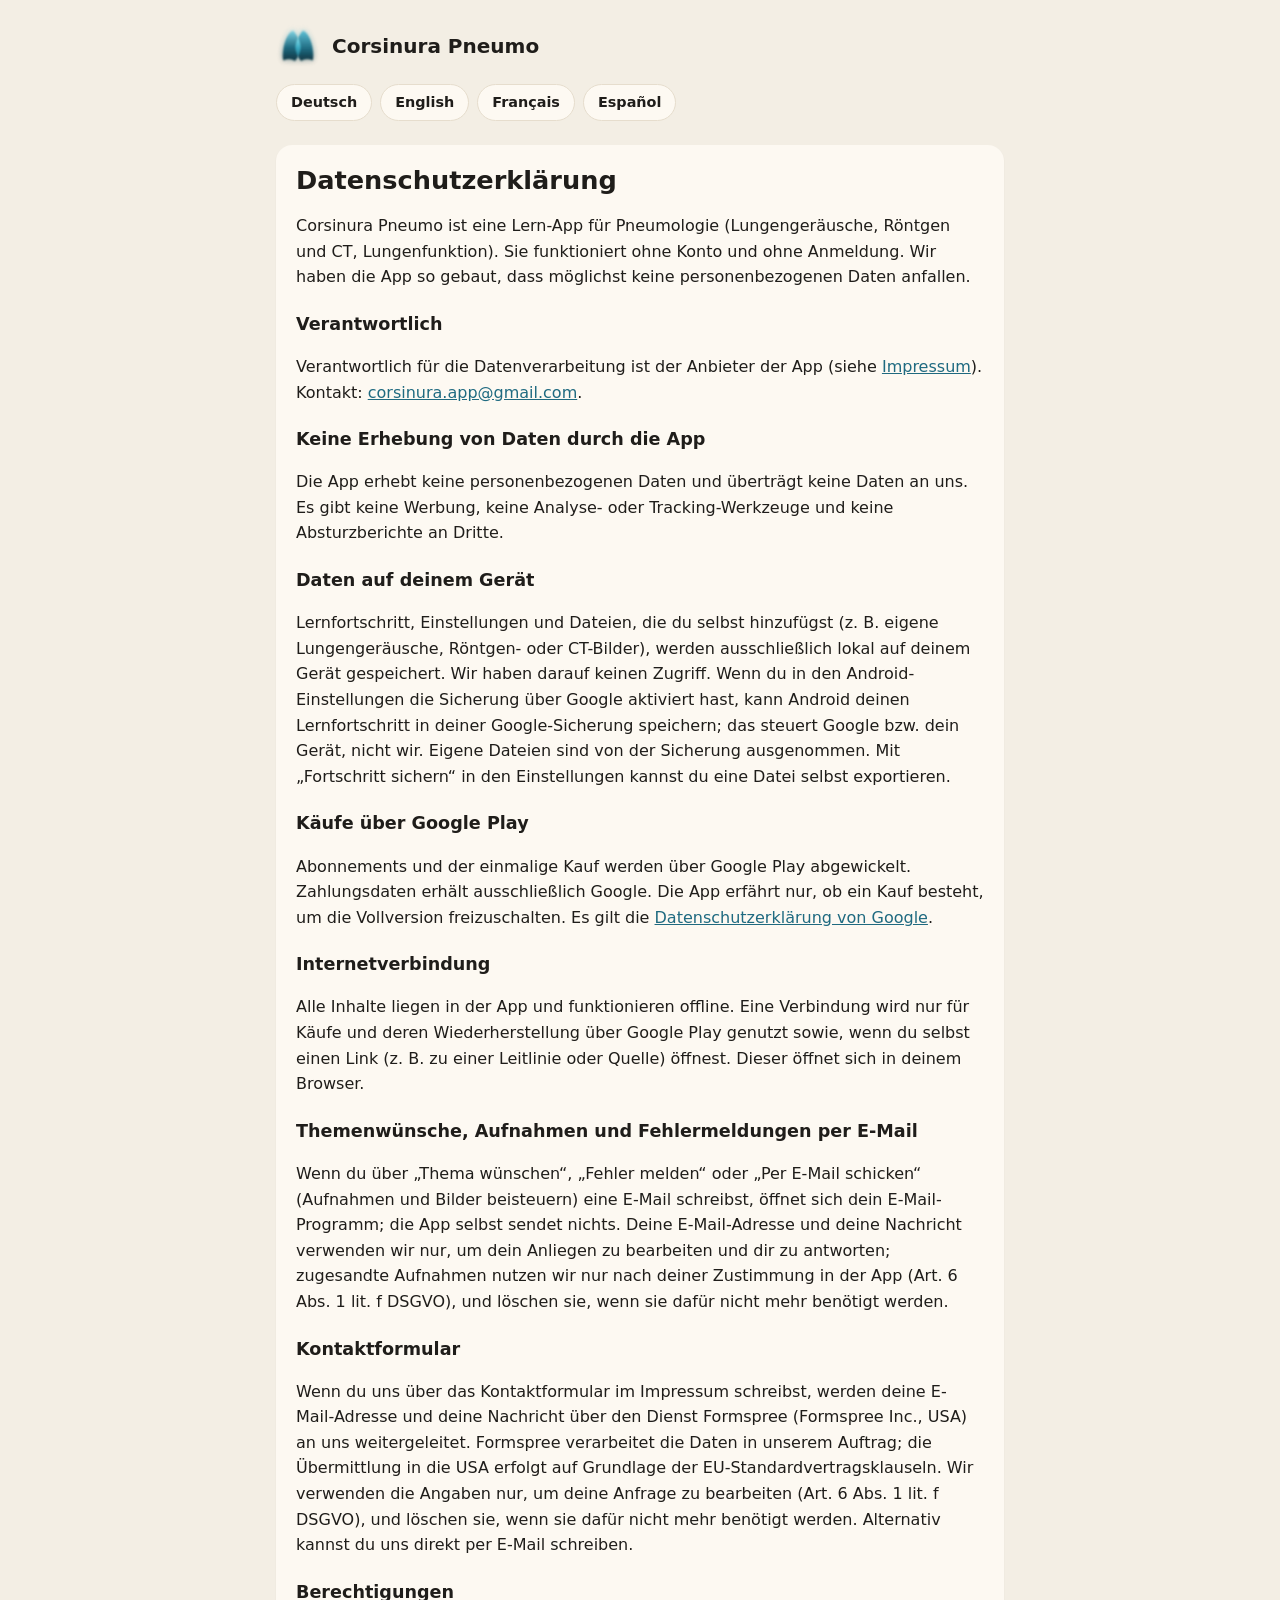
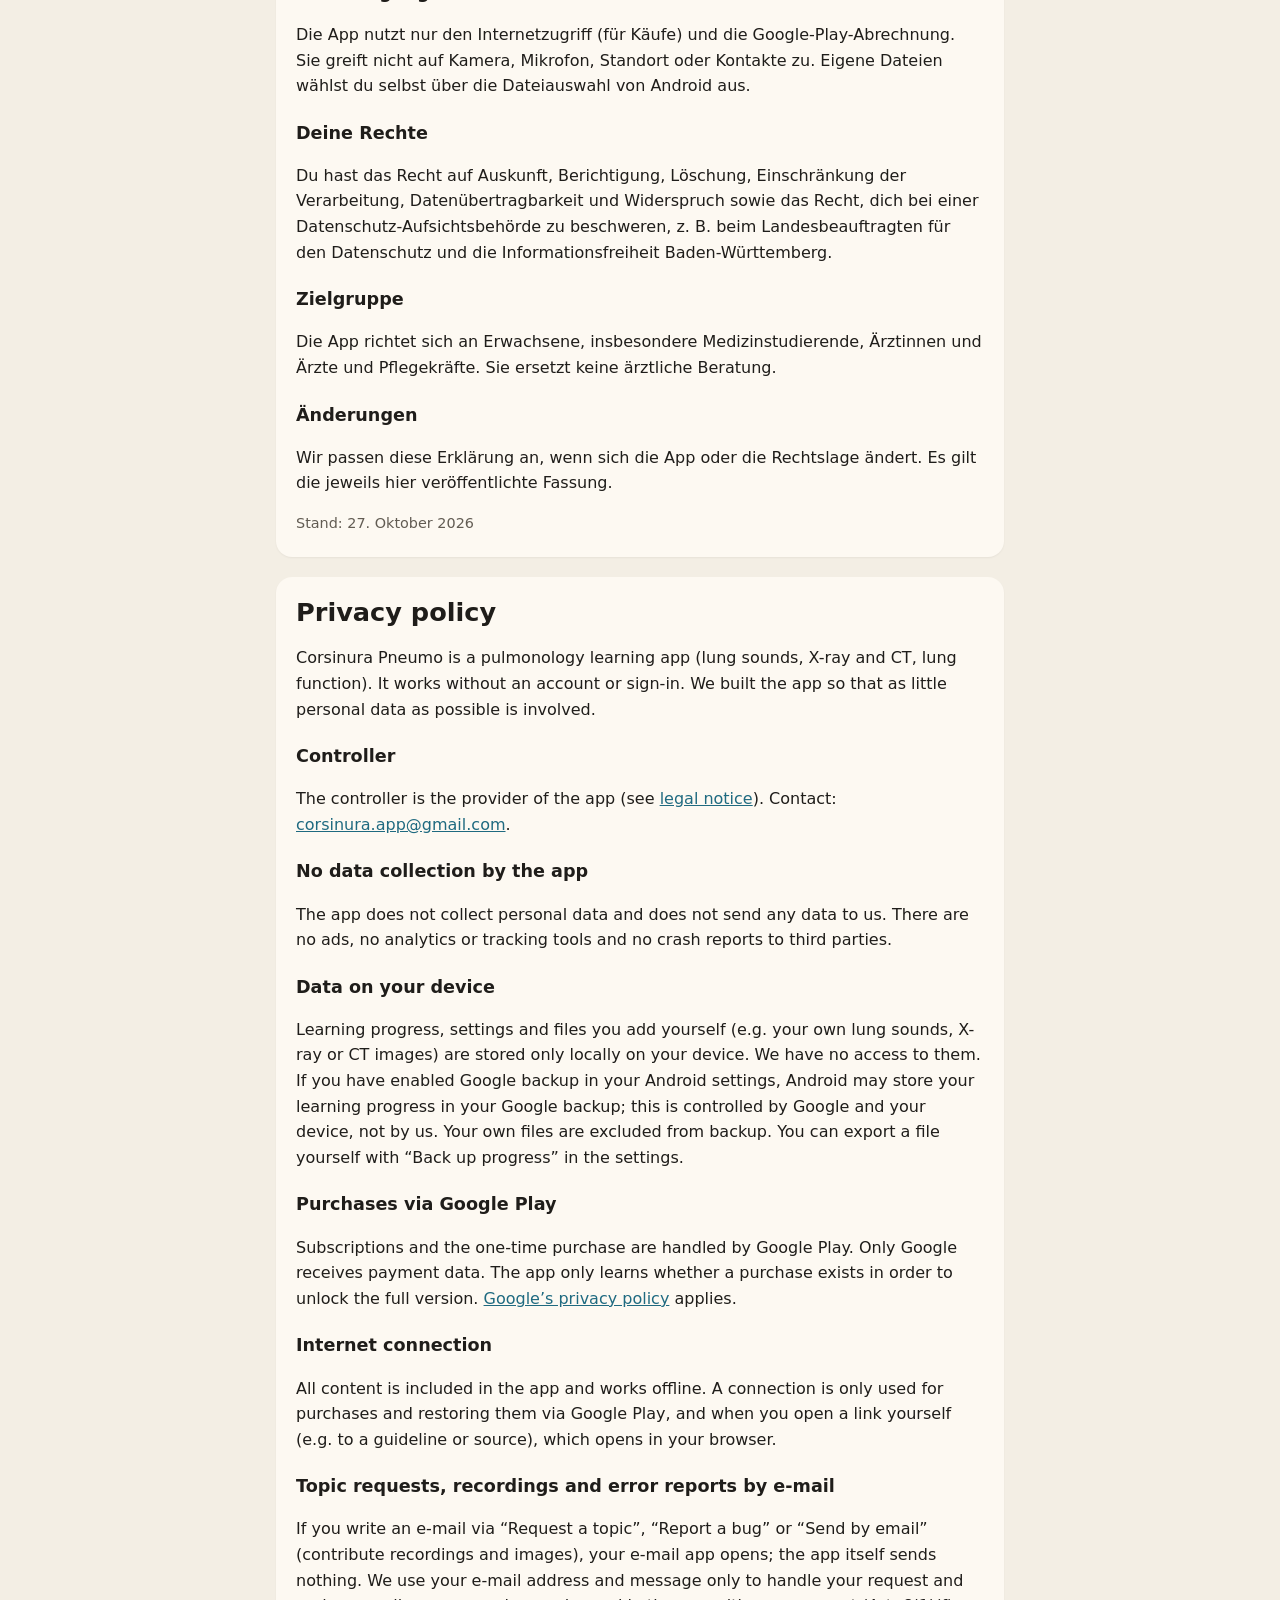
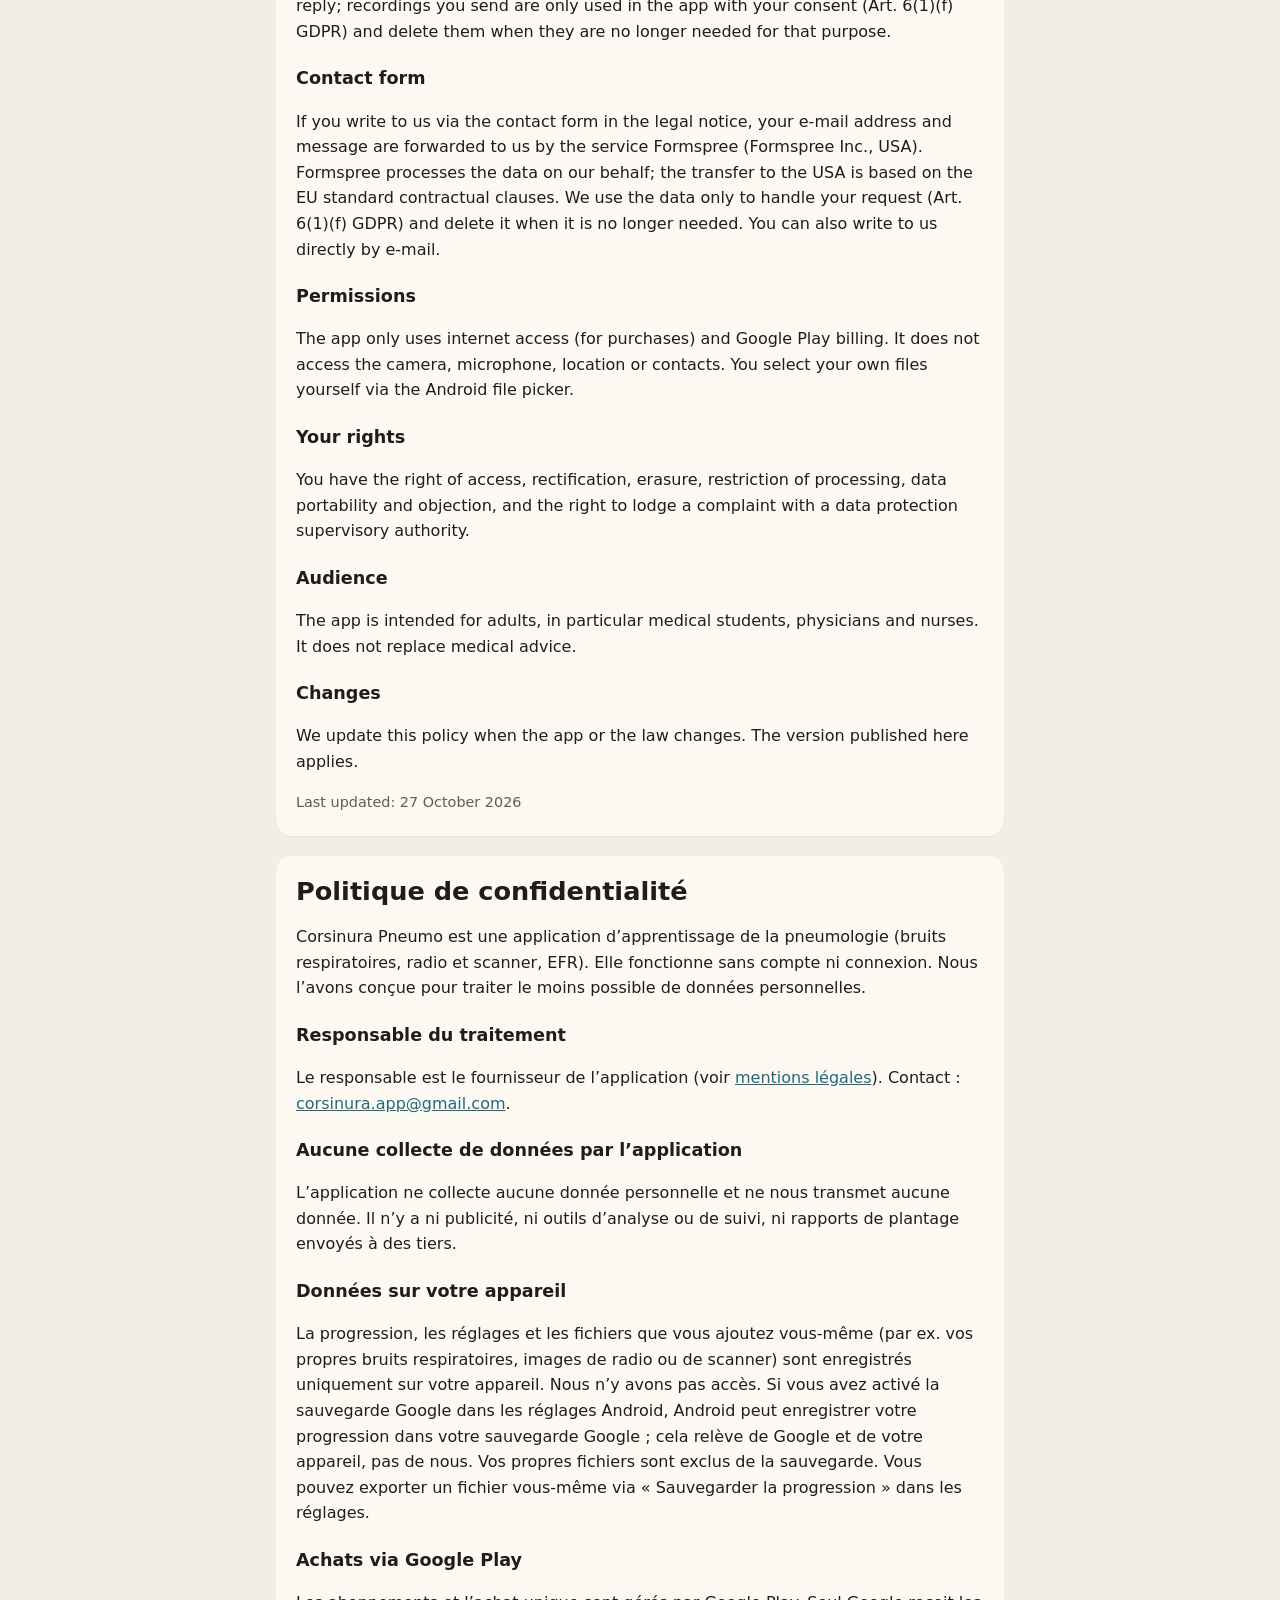
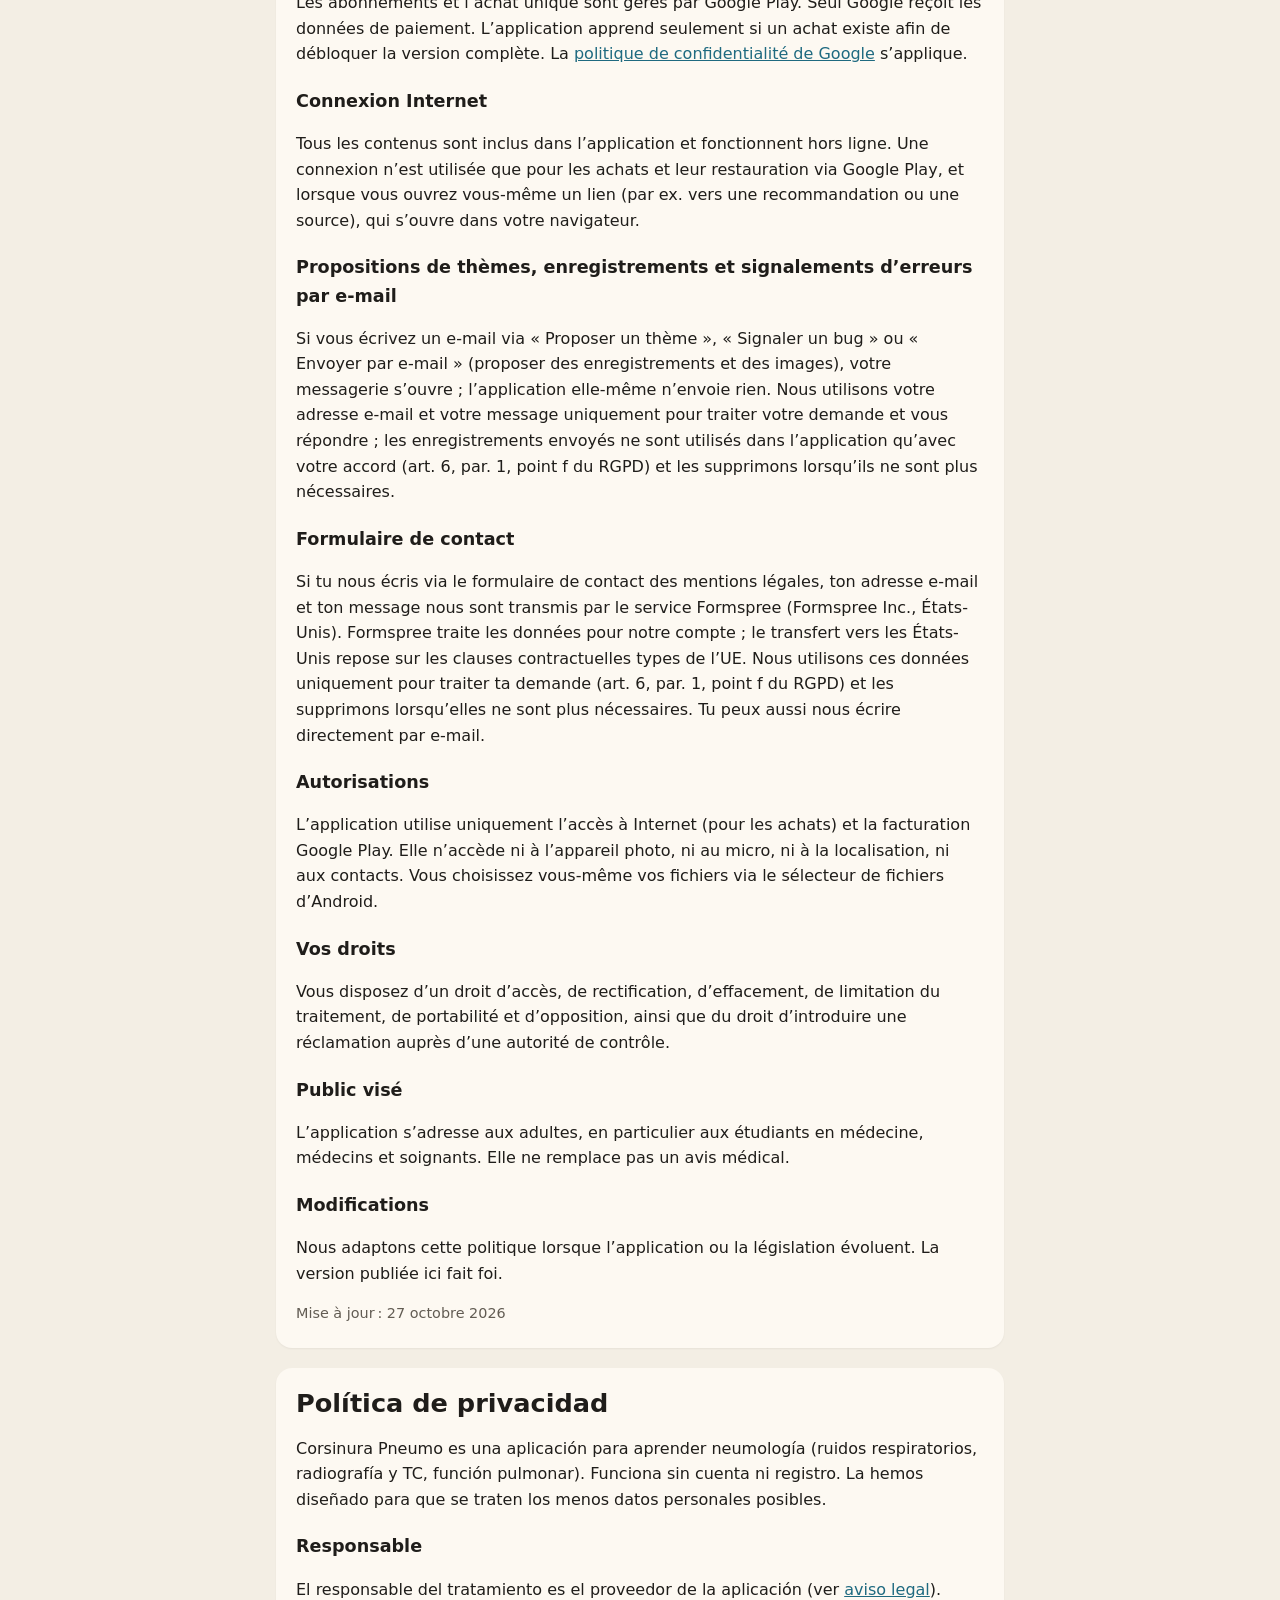
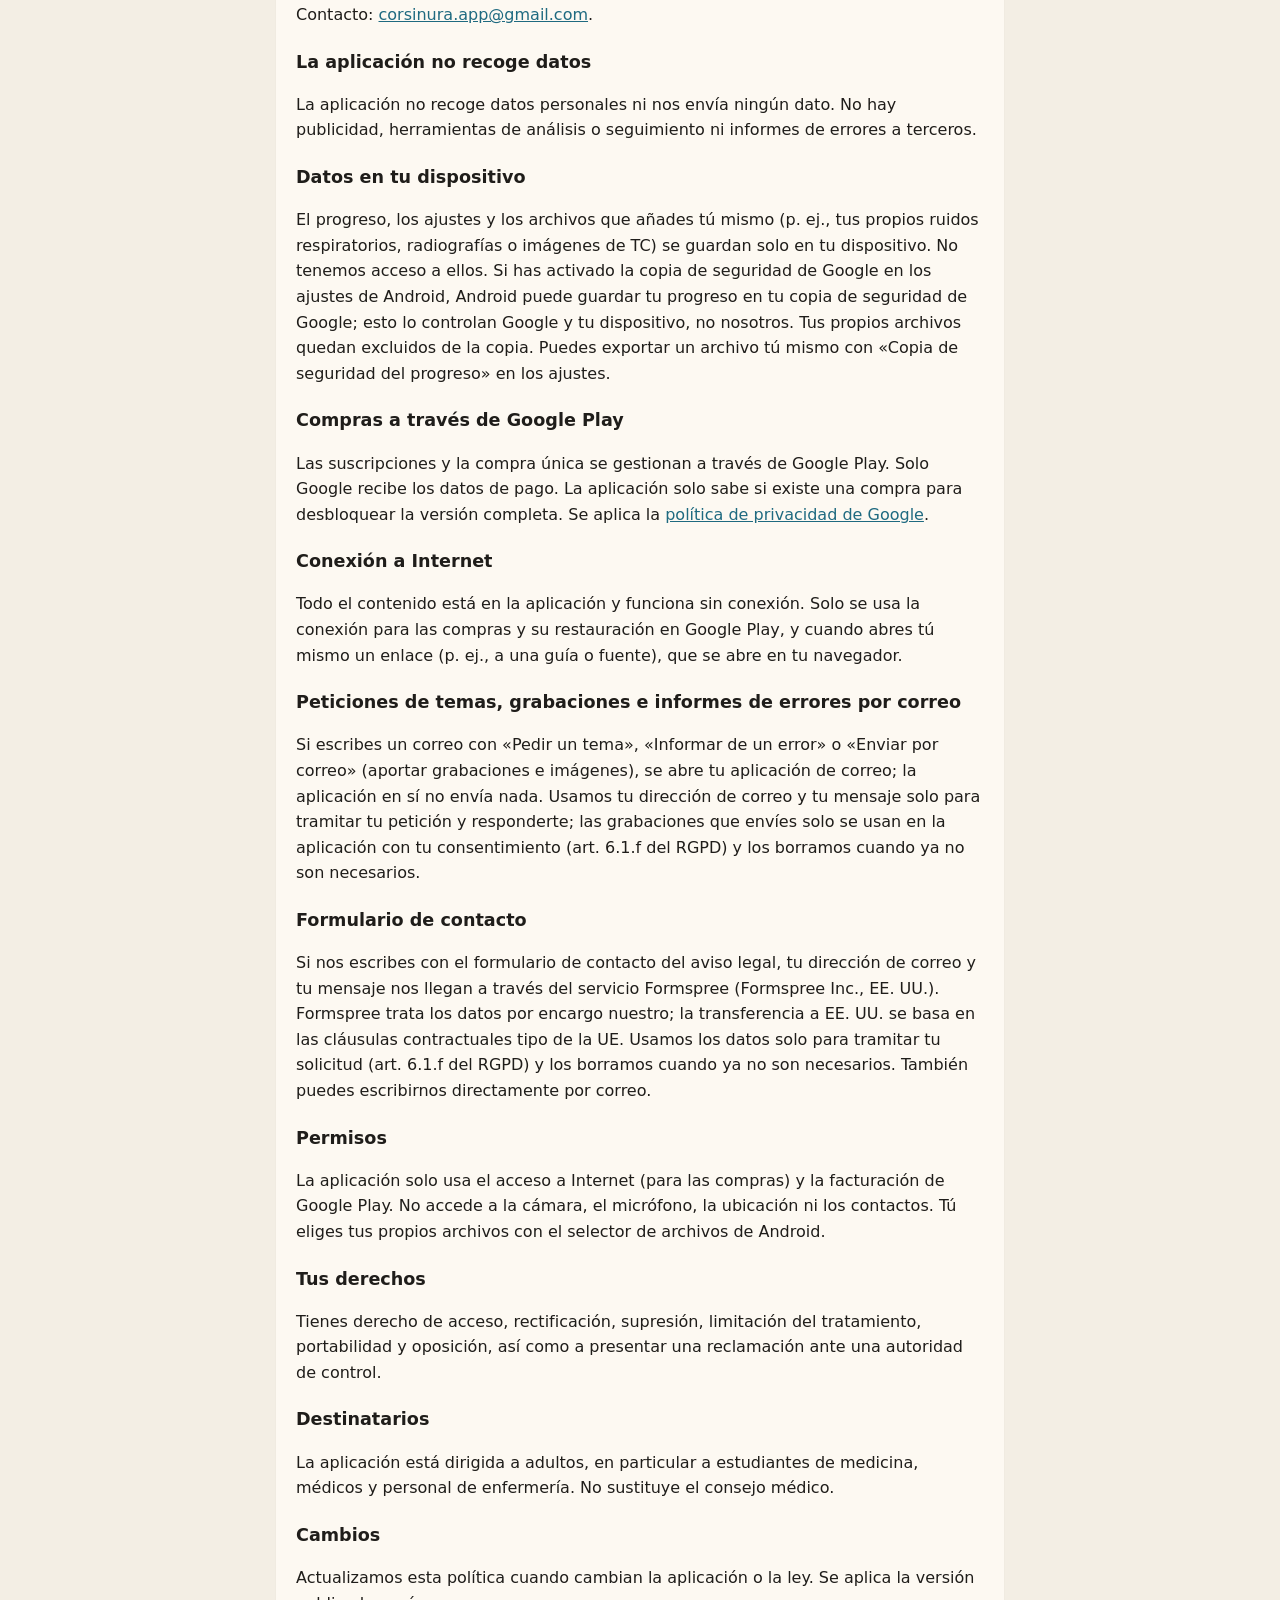
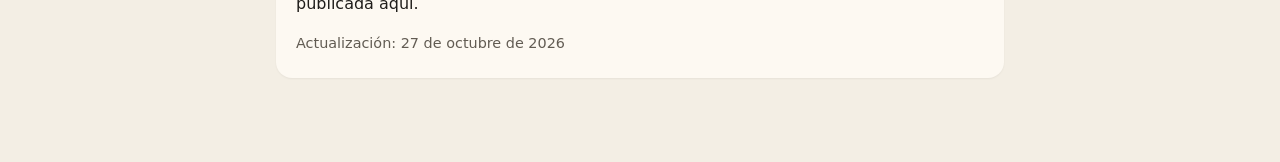
<file: pneumo/datenschutz.html>
<!doctype html>
<html lang="de"><head><meta charset="utf-8"><meta name="viewport" content="width=device-width, initial-scale=1">
<title>Corsinura Pneumo: Datenschutz / Privacy</title><link rel="stylesheet" href="../style.css"><style>:root{--accent:#1f6a80}@media (prefers-color-scheme:dark){:root{--accent:#4fb3c9}}</style><link rel="icon" href="../img/pneumo.png"></head>
<body><div class="wrap"><header><img src="../img/pneumo.png" alt=""><a href="./">Corsinura Pneumo</a></header>
<nav class="lang"><a href="#de">Deutsch</a><a href="#en">English</a><a href="#fr">Français</a><a href="#es">Español</a></nav><section id="de" lang="de"><h1>Datenschutzerklärung</h1><p>Corsinura Pneumo ist eine Lern-App für Pneumologie (Lungengeräusche, Röntgen und CT, Lungenfunktion). Sie funktioniert ohne Konto und ohne Anmeldung. Wir haben die App so gebaut, dass möglichst keine personenbezogenen Daten anfallen.</p><h2>Verantwortlich</h2><p>Verantwortlich für die Datenverarbeitung ist der Anbieter der App (siehe <a href="../impressum.html">Impressum</a>). Kontakt: <a href="mailto:corsinura.app@gmail.com">corsinura.app@gmail.com</a>.</p><h2>Keine Erhebung von Daten durch die App</h2><p>Die App erhebt keine personenbezogenen Daten und überträgt keine Daten an uns. Es gibt keine Werbung, keine Analyse- oder Tracking-Werkzeuge und keine Absturzberichte an Dritte.</p><h2>Daten auf deinem Gerät</h2><p>Lernfortschritt, Einstellungen und Dateien, die du selbst hinzufügst (z. B. eigene Lungengeräusche, Röntgen- oder CT-Bilder), werden ausschließlich lokal auf deinem Gerät gespeichert. Wir haben darauf keinen Zugriff. Wenn du in den Android-Einstellungen die Sicherung über Google aktiviert hast, kann Android deinen Lernfortschritt in deiner Google-Sicherung speichern; das steuert Google bzw. dein Gerät, nicht wir. Eigene Dateien sind von der Sicherung ausgenommen. Mit „Fortschritt sichern“ in den Einstellungen kannst du eine Datei selbst exportieren.</p><h2>Käufe über Google Play</h2><p>Abonnements und der einmalige Kauf werden über Google Play abgewickelt. Zahlungsdaten erhält ausschließlich Google. Die App erfährt nur, ob ein Kauf besteht, um die Vollversion freizuschalten. Es gilt die <a href="https://policies.google.com/privacy">Datenschutzerklärung von Google</a>.</p><h2>Internetverbindung</h2><p>Alle Inhalte liegen in der App und funktionieren offline. Eine Verbindung wird nur für Käufe und deren Wiederherstellung über Google Play genutzt sowie, wenn du selbst einen Link (z. B. zu einer Leitlinie oder Quelle) öffnest. Dieser öffnet sich in deinem Browser.</p><h2>Themenwünsche, Aufnahmen und Fehlermeldungen per E-Mail</h2><p>Wenn du über „Thema wünschen“, „Fehler melden“ oder „Per E-Mail schicken“ (Aufnahmen und Bilder beisteuern) eine E-Mail schreibst, öffnet sich dein E-Mail-Programm; die App selbst sendet nichts. Deine E-Mail-Adresse und deine Nachricht verwenden wir nur, um dein Anliegen zu bearbeiten und dir zu antworten; zugesandte Aufnahmen nutzen wir nur nach deiner Zustimmung in der App (Art. 6 Abs. 1 lit. f DSGVO), und löschen sie, wenn sie dafür nicht mehr benötigt werden.</p><h2>Kontaktformular</h2><p>Wenn du uns über das Kontaktformular im Impressum schreibst, werden deine E-Mail-Adresse und deine Nachricht über den Dienst Formspree (Formspree Inc., USA) an uns weitergeleitet. Formspree verarbeitet die Daten in unserem Auftrag; die Übermittlung in die USA erfolgt auf Grundlage der EU-Standardvertragsklauseln. Wir verwenden die Angaben nur, um deine Anfrage zu bearbeiten (Art. 6 Abs. 1 lit. f DSGVO), und löschen sie, wenn sie dafür nicht mehr benötigt werden. Alternativ kannst du uns direkt per E-Mail schreiben.</p><h2>Berechtigungen</h2><p>Die App nutzt nur den Internetzugriff (für Käufe) und die Google-Play-Abrechnung. Sie greift nicht auf Kamera, Mikrofon, Standort oder Kontakte zu. Eigene Dateien wählst du selbst über die Dateiauswahl von Android aus.</p><h2>Deine Rechte</h2><p>Du hast das Recht auf Auskunft, Berichtigung, Löschung, Einschränkung der Verarbeitung, Datenübertragbarkeit und Widerspruch sowie das Recht, dich bei einer Datenschutz-Aufsichtsbehörde zu beschweren, z. B. beim Landesbeauftragten für den Datenschutz und die Informationsfreiheit Baden-Württemberg.</p><h2>Zielgruppe</h2><p>Die App richtet sich an Erwachsene, insbesondere Medizinstudierende, Ärztinnen und Ärzte und Pflegekräfte. Sie ersetzt keine ärztliche Beratung.</p><h2>Änderungen</h2><p>Wir passen diese Erklärung an, wenn sich die App oder die Rechtslage ändert. Es gilt die jeweils hier veröffentlichte Fassung.</p><p class="muted">Stand: 27. Oktober 2026</p></section><section id="en" lang="en"><h1>Privacy policy</h1><p>Corsinura Pneumo is a pulmonology learning app (lung sounds, X-ray and CT, lung function). It works without an account or sign-in. We built the app so that as little personal data as possible is involved.</p><h2>Controller</h2><p>The controller is the provider of the app (see <a href="../impressum.html">legal notice</a>). Contact: <a href="mailto:corsinura.app@gmail.com">corsinura.app@gmail.com</a>.</p><h2>No data collection by the app</h2><p>The app does not collect personal data and does not send any data to us. There are no ads, no analytics or tracking tools and no crash reports to third parties.</p><h2>Data on your device</h2><p>Learning progress, settings and files you add yourself (e.g. your own lung sounds, X-ray or CT images) are stored only locally on your device. We have no access to them. If you have enabled Google backup in your Android settings, Android may store your learning progress in your Google backup; this is controlled by Google and your device, not by us. Your own files are excluded from backup. You can export a file yourself with “Back up progress” in the settings.</p><h2>Purchases via Google Play</h2><p>Subscriptions and the one-time purchase are handled by Google Play. Only Google receives payment data. The app only learns whether a purchase exists in order to unlock the full version. <a href="https://policies.google.com/privacy">Google’s privacy policy</a> applies.</p><h2>Internet connection</h2><p>All content is included in the app and works offline. A connection is only used for purchases and restoring them via Google Play, and when you open a link yourself (e.g. to a guideline or source), which opens in your browser.</p><h2>Topic requests, recordings and error reports by e-mail</h2><p>If you write an e-mail via “Request a topic”, “Report a bug” or “Send by email” (contribute recordings and images), your e-mail app opens; the app itself sends nothing. We use your e-mail address and message only to handle your request and reply; recordings you send are only used in the app with your consent (Art. 6(1)(f) GDPR) and delete them when they are no longer needed for that purpose.</p><h2>Contact form</h2><p>If you write to us via the contact form in the legal notice, your e-mail address and message are forwarded to us by the service Formspree (Formspree Inc., USA). Formspree processes the data on our behalf; the transfer to the USA is based on the EU standard contractual clauses. We use the data only to handle your request (Art. 6(1)(f) GDPR) and delete it when it is no longer needed. You can also write to us directly by e-mail.</p><h2>Permissions</h2><p>The app only uses internet access (for purchases) and Google Play billing. It does not access the camera, microphone, location or contacts. You select your own files yourself via the Android file picker.</p><h2>Your rights</h2><p>You have the right of access, rectification, erasure, restriction of processing, data portability and objection, and the right to lodge a complaint with a data protection supervisory authority.</p><h2>Audience</h2><p>The app is intended for adults, in particular medical students, physicians and nurses. It does not replace medical advice.</p><h2>Changes</h2><p>We update this policy when the app or the law changes. The version published here applies.</p><p class="muted">Last updated: 27 October 2026</p></section><section id="fr" lang="fr"><h1>Politique de confidentialité</h1><p>Corsinura Pneumo est une application d’apprentissage de la pneumologie (bruits respiratoires, radio et scanner, EFR). Elle fonctionne sans compte ni connexion. Nous l’avons conçue pour traiter le moins possible de données personnelles.</p><h2>Responsable du traitement</h2><p>Le responsable est le fournisseur de l’application (voir <a href="../impressum.html">mentions légales</a>). Contact : <a href="mailto:corsinura.app@gmail.com">corsinura.app@gmail.com</a>.</p><h2>Aucune collecte de données par l’application</h2><p>L’application ne collecte aucune donnée personnelle et ne nous transmet aucune donnée. Il n’y a ni publicité, ni outils d’analyse ou de suivi, ni rapports de plantage envoyés à des tiers.</p><h2>Données sur votre appareil</h2><p>La progression, les réglages et les fichiers que vous ajoutez vous-même (par ex. vos propres bruits respiratoires, images de radio ou de scanner) sont enregistrés uniquement sur votre appareil. Nous n’y avons pas accès. Si vous avez activé la sauvegarde Google dans les réglages Android, Android peut enregistrer votre progression dans votre sauvegarde Google ; cela relève de Google et de votre appareil, pas de nous. Vos propres fichiers sont exclus de la sauvegarde. Vous pouvez exporter un fichier vous-même via « Sauvegarder la progression » dans les réglages.</p><h2>Achats via Google Play</h2><p>Les abonnements et l’achat unique sont gérés par Google Play. Seul Google reçoit les données de paiement. L’application apprend seulement si un achat existe afin de débloquer la version complète. La <a href="https://policies.google.com/privacy">politique de confidentialité de Google</a> s’applique.</p><h2>Connexion Internet</h2><p>Tous les contenus sont inclus dans l’application et fonctionnent hors ligne. Une connexion n’est utilisée que pour les achats et leur restauration via Google Play, et lorsque vous ouvrez vous-même un lien (par ex. vers une recommandation ou une source), qui s’ouvre dans votre navigateur.</p><h2>Propositions de thèmes, enregistrements et signalements d’erreurs par e-mail</h2><p>Si vous écrivez un e-mail via « Proposer un thème », « Signaler un bug » ou « Envoyer par e-mail » (proposer des enregistrements et des images), votre messagerie s’ouvre ; l’application elle-même n’envoie rien. Nous utilisons votre adresse e-mail et votre message uniquement pour traiter votre demande et vous répondre ; les enregistrements envoyés ne sont utilisés dans l’application qu’avec votre accord (art. 6, par. 1, point f du RGPD) et les supprimons lorsqu’ils ne sont plus nécessaires.</p><h2>Formulaire de contact</h2><p>Si tu nous écris via le formulaire de contact des mentions légales, ton adresse e-mail et ton message nous sont transmis par le service Formspree (Formspree Inc., États-Unis). Formspree traite les données pour notre compte ; le transfert vers les États-Unis repose sur les clauses contractuelles types de l’UE. Nous utilisons ces données uniquement pour traiter ta demande (art. 6, par. 1, point f du RGPD) et les supprimons lorsqu’elles ne sont plus nécessaires. Tu peux aussi nous écrire directement par e-mail.</p><h2>Autorisations</h2><p>L’application utilise uniquement l’accès à Internet (pour les achats) et la facturation Google Play. Elle n’accède ni à l’appareil photo, ni au micro, ni à la localisation, ni aux contacts. Vous choisissez vous-même vos fichiers via le sélecteur de fichiers d’Android.</p><h2>Vos droits</h2><p>Vous disposez d’un droit d’accès, de rectification, d’effacement, de limitation du traitement, de portabilité et d’opposition, ainsi que du droit d’introduire une réclamation auprès d’une autorité de contrôle.</p><h2>Public visé</h2><p>L’application s’adresse aux adultes, en particulier aux étudiants en médecine, médecins et soignants. Elle ne remplace pas un avis médical.</p><h2>Modifications</h2><p>Nous adaptons cette politique lorsque l’application ou la législation évoluent. La version publiée ici fait foi.</p><p class="muted">Mise à jour : 27 octobre 2026</p></section><section id="es" lang="es"><h1>Política de privacidad</h1><p>Corsinura Pneumo es una aplicación para aprender neumología (ruidos respiratorios, radiografía y TC, función pulmonar). Funciona sin cuenta ni registro. La hemos diseñado para que se traten los menos datos personales posibles.</p><h2>Responsable</h2><p>El responsable del tratamiento es el proveedor de la aplicación (ver <a href="../impressum.html">aviso legal</a>). Contacto: <a href="mailto:corsinura.app@gmail.com">corsinura.app@gmail.com</a>.</p><h2>La aplicación no recoge datos</h2><p>La aplicación no recoge datos personales ni nos envía ningún dato. No hay publicidad, herramientas de análisis o seguimiento ni informes de errores a terceros.</p><h2>Datos en tu dispositivo</h2><p>El progreso, los ajustes y los archivos que añades tú mismo (p. ej., tus propios ruidos respiratorios, radiografías o imágenes de TC) se guardan solo en tu dispositivo. No tenemos acceso a ellos. Si has activado la copia de seguridad de Google en los ajustes de Android, Android puede guardar tu progreso en tu copia de seguridad de Google; esto lo controlan Google y tu dispositivo, no nosotros. Tus propios archivos quedan excluidos de la copia. Puedes exportar un archivo tú mismo con «Copia de seguridad del progreso» en los ajustes.</p><h2>Compras a través de Google Play</h2><p>Las suscripciones y la compra única se gestionan a través de Google Play. Solo Google recibe los datos de pago. La aplicación solo sabe si existe una compra para desbloquear la versión completa. Se aplica la <a href="https://policies.google.com/privacy">política de privacidad de Google</a>.</p><h2>Conexión a Internet</h2><p>Todo el contenido está en la aplicación y funciona sin conexión. Solo se usa la conexión para las compras y su restauración en Google Play, y cuando abres tú mismo un enlace (p. ej., a una guía o fuente), que se abre en tu navegador.</p><h2>Peticiones de temas, grabaciones e informes de errores por correo</h2><p>Si escribes un correo con «Pedir un tema», «Informar de un error» o «Enviar por correo» (aportar grabaciones e imágenes), se abre tu aplicación de correo; la aplicación en sí no envía nada. Usamos tu dirección de correo y tu mensaje solo para tramitar tu petición y responderte; las grabaciones que envíes solo se usan en la aplicación con tu consentimiento (art. 6.1.f del RGPD) y los borramos cuando ya no son necesarios.</p><h2>Formulario de contacto</h2><p>Si nos escribes con el formulario de contacto del aviso legal, tu dirección de correo y tu mensaje nos llegan a través del servicio Formspree (Formspree Inc., EE. UU.). Formspree trata los datos por encargo nuestro; la transferencia a EE. UU. se basa en las cláusulas contractuales tipo de la UE. Usamos los datos solo para tramitar tu solicitud (art. 6.1.f del RGPD) y los borramos cuando ya no son necesarios. También puedes escribirnos directamente por correo.</p><h2>Permisos</h2><p>La aplicación solo usa el acceso a Internet (para las compras) y la facturación de Google Play. No accede a la cámara, el micrófono, la ubicación ni los contactos. Tú eliges tus propios archivos con el selector de archivos de Android.</p><h2>Tus derechos</h2><p>Tienes derecho de acceso, rectificación, supresión, limitación del tratamiento, portabilidad y oposición, así como a presentar una reclamación ante una autoridad de control.</p><h2>Destinatarios</h2><p>La aplicación está dirigida a adultos, en particular a estudiantes de medicina, médicos y personal de enfermería. No sustituye el consejo médico.</p><h2>Cambios</h2><p>Actualizamos esta política cuando cambian la aplicación o la ley. Se aplica la versión publicada aquí.</p><p class="muted">Actualización: 27 de octubre de 2026</p></section>
</div></body></html>
</file>
<file: style.css>
/* Corsinura – Website (gleiche Farben wie die App) */
:root {
  --paper: #f3eee4; --surface: #fdf9f2; --ink: #1f1d1a; --muted: #625c53; --line: #e6ddcd; --accent: #b3243b;
  color-scheme: light dark;
}
@media (prefers-color-scheme: dark) {
  :root { --paper: #101218; --surface: #1a1d26; --ink: #e9ecf2; --muted: #9aa3b5; --line: #2b3040; --accent: #e0566c; }
}
* { box-sizing: border-box; }
body { margin: 0; background: var(--paper); color: var(--ink); font: 16px/1.6 system-ui, -apple-system, 'Segoe UI', Roboto, sans-serif; }
.wrap { max-width: 760px; margin: 0 auto; padding: 24px 16px 64px; }
header { display: flex; align-items: center; gap: 12px; margin-bottom: 8px; }
header img { width: 44px; height: 44px; }
header a { color: inherit; text-decoration: none; font-weight: 700; font-size: 1.25em; }
nav.lang { display: flex; flex-wrap: wrap; gap: 8px; margin: 16px 0 24px; }
nav.lang a { padding: 6px 14px; border-radius: 999px; border: 1px solid var(--line); background: var(--surface); color: var(--ink); text-decoration: none; font-weight: 600; font-size: .9em; }
section { background: var(--surface); border-radius: 16px; padding: 20px 20px 8px; margin-bottom: 20px; box-shadow: 0 1px 2px rgba(0,0,0,.05); }
h1 { font-size: 1.6em; line-height: 1.25; margin: 0 0 12px; }
h2 { font-size: 1.1em; margin: 20px 0 6px; }
p, li { color: var(--ink); }
.muted { color: var(--muted); font-size: .9em; }
a { color: var(--accent); }
footer { margin-top: 32px; font-size: .9em; color: var(--muted); display: flex; gap: 16px; flex-wrap: wrap; }
form.contact { display: grid; gap: 12px; margin: 12px 0; }
form.contact label { display: grid; gap: 4px; font-weight: 600; font-size: .95em; }
form.contact input, form.contact textarea { font: inherit; padding: 10px 12px; border-radius: 10px; border: 1px solid var(--line); background: var(--paper); color: var(--ink); }
form.contact button { justify-self: start; font: inherit; font-weight: 700; padding: 10px 20px; border: 0; border-radius: 999px; background: var(--accent); color: #fff; cursor: pointer; }
</file>
